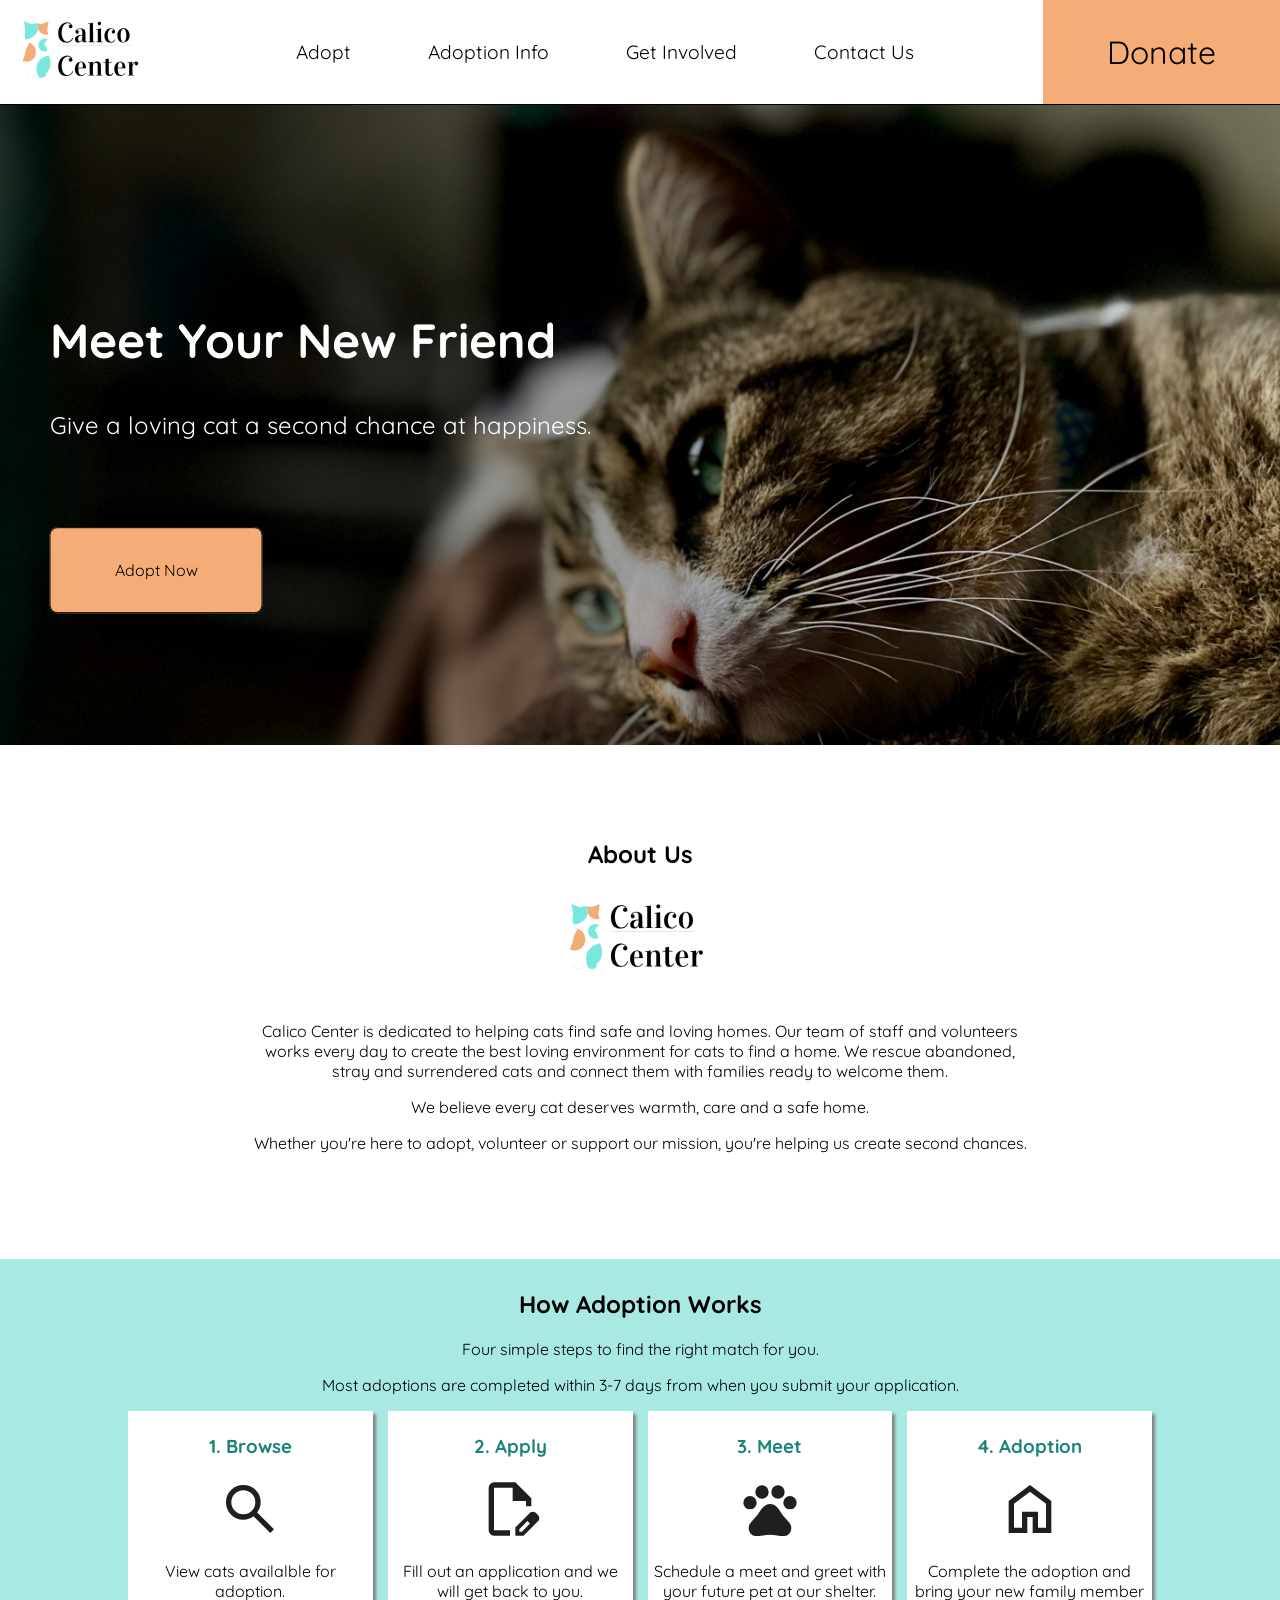
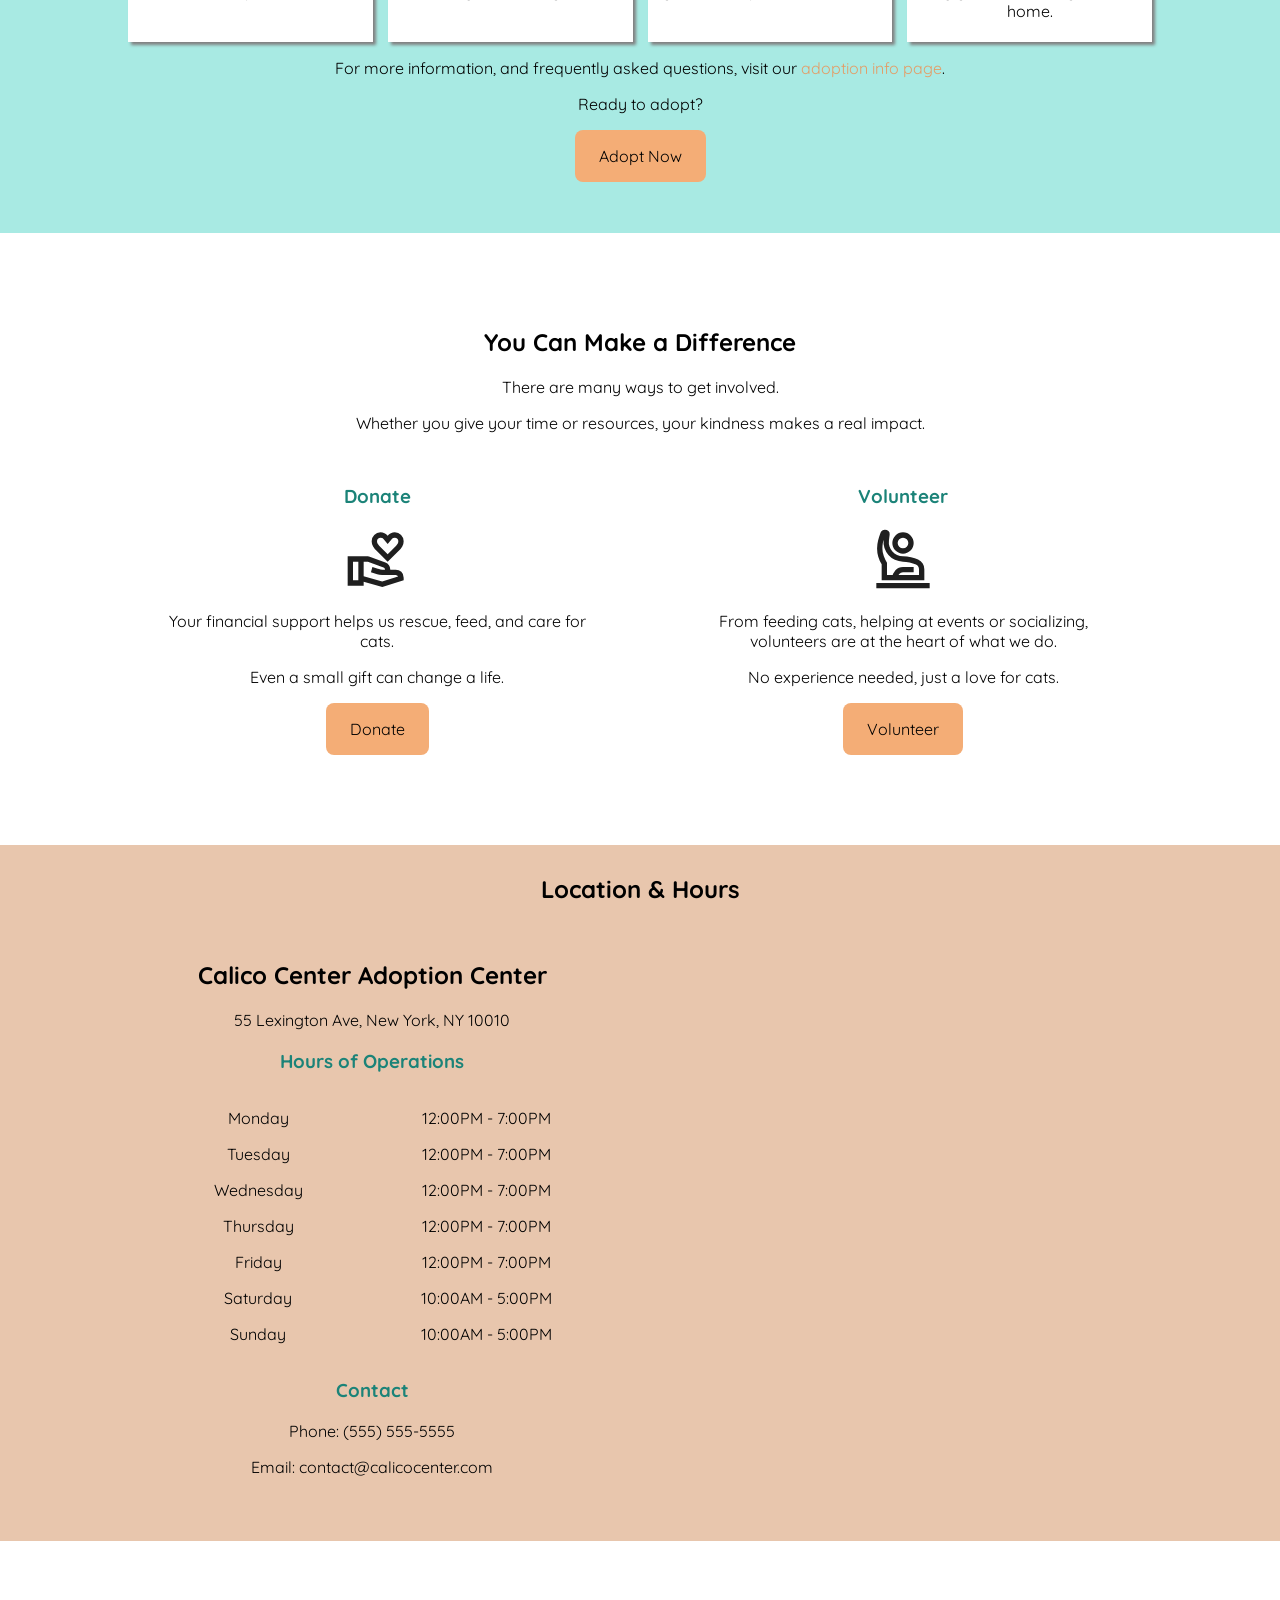
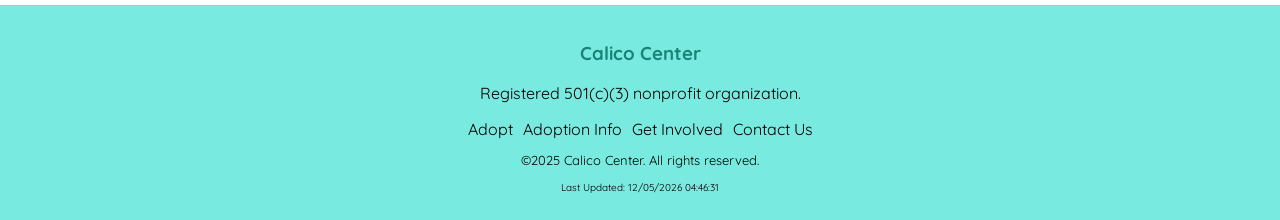
<file: index.html>
<!DOCTYPE html>
<html lang="en">
<head>
    <meta charset="UTF-8">
    <meta name="viewport" content="width=device-width, initial-scale=1.0">
    <link rel="stylesheet" href="style.css">
    <title>Calico Center</title>
    <link rel="shortcut icon" href="images/favicon.ico">
    <link rel="preconnect" href="https://fonts.googleapis.com">
    <link rel="preconnect" href="https://fonts.gstatic.com" crossorigin>
    <link href="https://fonts.googleapis.com/css2?family=Open+Sans:ital,wght@0,300..800;1,300..800&family=Quicksand:wght@300..700&family=Raleway:ital,wght@0,100..900;1,100..900&display=swap" rel="stylesheet">
</head>
<body>
    <nav>
        <div id="logo"><a href="index.html"><img src="images/calico_center.svg" alt="Calico Center logo"></a></div>
        <ul>
            <li><a href="adopt.html">Adopt</a></li>
            <li><a href="adoption_info.html">Adoption Info</a></li>
            <li><a href="get_involved.html">Get Involved</a></li>
            <li><a href="contact.html">Contact Us</a></li>
        </ul>
        <div id="home_donate"><a href="get_involved.html">Donate</a></div>
    </nav>
    <div id="herobanner">
        <div id="herobanner_content">
            <h2>Meet Your New Friend</h2>
            <p>Give a loving cat a second chance at happiness.</p>
            <a id="hero_cta" href="adopt.html">Adopt Now</a>
        </div>
        </div>
    </div>
    <main>
        <section class="about_us">
            <h2>About Us</h2>
            <img src="images/calico_center.svg" alt="Calico Center logo">
            <div class="column_container">
                <div class="column">
                    <p>Calico Center is dedicated to helping cats find safe and loving homes. Our team of staff and volunteers works every day to create the best loving environment for cats to find a home. We rescue abandoned, stray and surrendered cats and connect them with families ready to welcome them.</p>
                    <p>We believe every cat deserves warmth, care and a safe home.</p>
                    <p>Whether you're here to adopt, volunteer or support our mission, you're helping us create second chances.</p>
                </div>
            </div>
        </section>
        <section class="adoption_summary">
            <h2>How Adoption Works</h2>
            <p>Four simple steps to find the right match for you.</p>
            <p>Most adoptions are completed within 3-7 days from when you submit your application.</p>
            <div class="steps">
                    <div class="step">
                        <h3>1. Browse</h3>
                        <img class="icon" src="images/browse.svg" alt="magnifying glass icon">
                        <p>View cats availalble for adoption.</p>
                    </div>
                    <div class="step">
                        <h3>2. Apply</h3>
                        <img class="icon" src="images/application.svg" alt="writing on document icon">
                        <p>Fill out an application and we will get back to you.</p>
                    </div>
                    <div class="step">
                        <h3>3. Meet</h3>
                        <img class="icon" src="images/meet.svg" alt="paw print icon">
                        <p>Schedule a meet and greet with your future pet at our shelter.</p>
                    </div>
                    <div class="step">
                        <h3>4. Adoption</h3>
                        <img class="icon" src="images/home.svg" alt="home icon">
                        <p>Complete the adoption and bring your new family member home.</p>
                    </div>
            </div>
            <p>For more information, and frequently asked questions, visit our <a href="adoption_info.html">adoption info page</a>.</p>
            <p>Ready to adopt?</p>
            <a class="cta_button" href="adopt.html">Adopt Now</a>
        </section>
        <section class="get_involved">
            <h2>You Can Make a Difference</h2>
            <p>There are many ways to get involved.</p>
            <p>Whether you give your time or resources, your kindness makes a real impact.</p>
            <div class="column_container">
                <div class="column">
                    <h3>Donate</h3>
                    <img class="icon" src="images/donate.svg" alt="hand offering icon">
                    <p>Your financial support helps us rescue, feed, and care for cats.</p>
                    <p>Even a small gift can change a life.</p>
                    <a class="cta_button" href="get_involved.html">Donate</a>
                </div>
                <div class="column">
                    <h3>Volunteer</h3>
                    <img class="icon" src="images/volunteer.svg" alt="hand raising icon">
                    <p>From feeding cats, helping at events or socializing, volunteers are at the heart of what we do.</p>
                    <p>No experience needed, just a love for cats.</p>
                    <a class="cta_button" href="get_involved.html">Volunteer</a>
                </div>
            </div>
        </section>
        <section class="location_hours" class="text">
            <h2>Location & Hours</h2>
            <div class="column_container">
                <div class="column">
                    <h2>Calico Center Adoption Center</h2>
                    <p>55 Lexington Ave, New York, NY 10010</p>
                    <h3>Hours of Operations</h3>
                    <div class="operation_hours">
                        <div>
                            <p>Monday</p>
                            <p>Tuesday</p>
                            <p>Wednesday</p>
                            <p>Thursday</p>
                            <p>Friday</p>
                            <p>Saturday</p>
                            <p>Sunday</p>
                        </div>
                        <div>
                            <p>12:00PM - 7:00PM</p>
                            <p>12:00PM - 7:00PM</p>
                            <p>12:00PM - 7:00PM</p>
                            <p>12:00PM - 7:00PM</p>
                            <p>12:00PM - 7:00PM</p>
                            <p>10:00AM - 5:00PM</p>
                            <p>10:00AM - 5:00PM</p>
                        </div>
                    </div>
                    <h3>Contact</h3>
                    <p>Phone: (555) 555-5555</p>
                    <p>Email: contact@calicocenter.com</p>
                </div>
                <div class="column">
                    <iframe src="https://www.google.com/maps/embed?pb=!1m18!1m12!1m3!1d3022.990326747198!2d-73.98608732378378!3d40.74023837138941!2m3!1f0!2f0!3f0!3m2!1i1024!2i768!4f13.1!3m3!1m2!1s0x89c259a0ab7d89eb%3A0xbf87ad431830f203!2s55%20Lexington%20Ave%2C%20New%20York%2C%20NY%2010010!5e0!3m2!1sen!2sus!4v1762810389742!5m2!1sen!2sus" style="border:0;" allowfullscreen="" loading="lazy" referrerpolicy="no-referrer-when-downgrade"></iframe>
                </div>
            </div>
        </section>
    </main>
    <footer>
        <h3>Calico Center</h3>
        <p>Registered 501(c)(3) nonprofit organization.</p>
        <ul>
            <li><a href="adopt.html">Adopt</a></li>
            <li><a href="adoption_info.html">Adoption Info</a></li>
            <li><a href="get_involved.html">Get Involved</a></li>
            <li><a href="contact.html">Contact Us</a></li>
        </ul>
        <p class="copyright">&copy;2025 Calico Center. All rights reserved.</p>
        <p id="last_updated"></p>
    </footer>
    <script>
        const lastModifiedDate = document.lastModified;
        const lastUpdatedElement = document.getElementById("last_updated");
        lastUpdatedElement.innerHTML = `Last Updated: ${lastModifiedDate}`;
    </script>
</body>
</html>
</file>
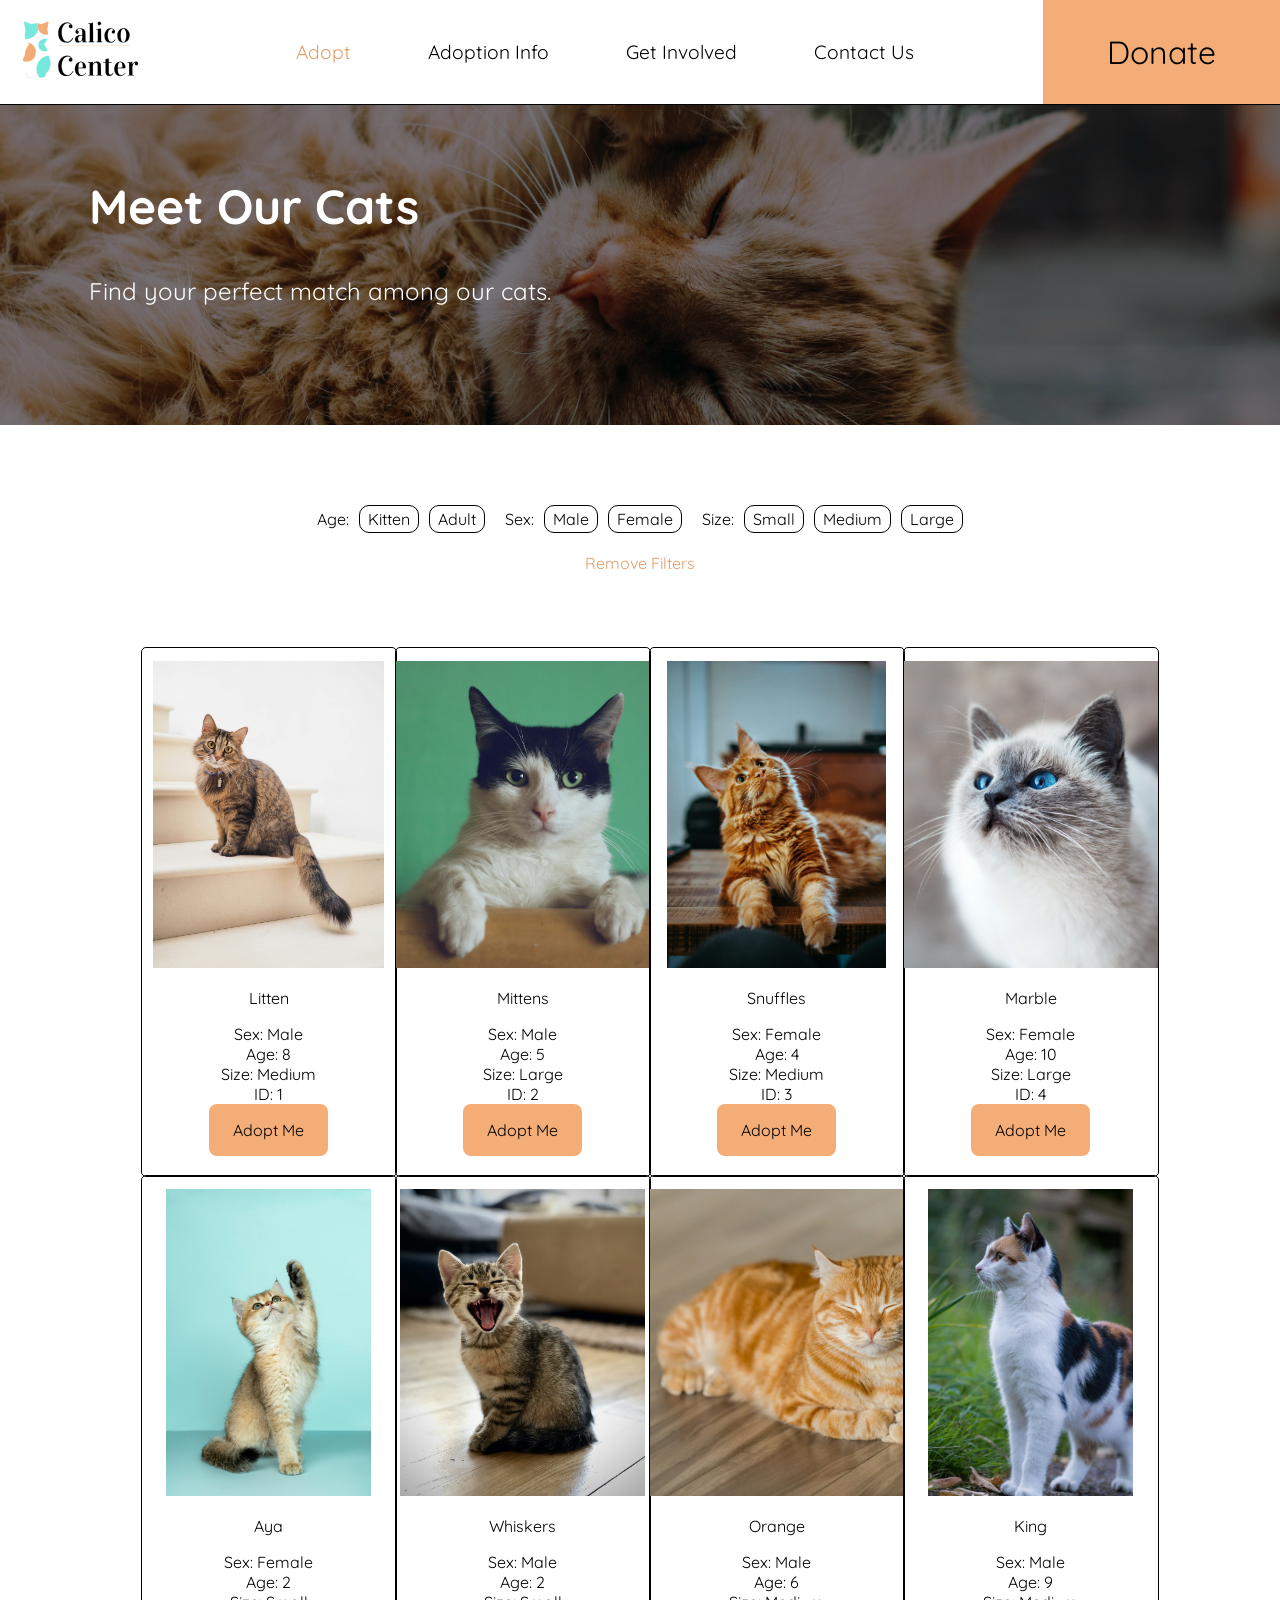
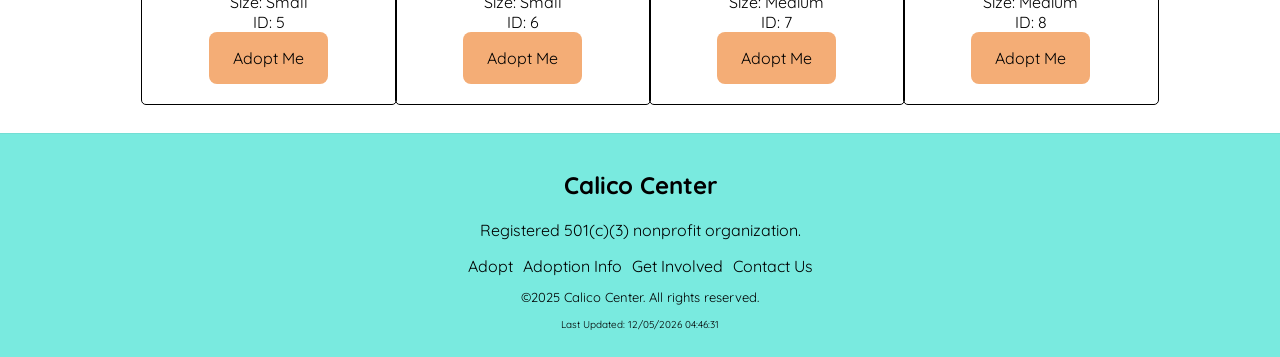
<file: adopt.html>
<!DOCTYPE html>
<html lang="en">
<head>
    <meta charset="UTF-8">
    <meta name="viewport" content="width=device-width, initial-scale=1.0">
    <title>Adopt :: Calico Center</title>
    <link rel="shortcut icon" href="images/favicon.ico">
    <link rel="preconnect" href="https://fonts.googleapis.com">
    <link rel="preconnect" href="https://fonts.gstatic.com" crossorigin>
    <link href="https://fonts.googleapis.com/css2?family=Open+Sans:ital,wght@0,300..800;1,300..800&family=Quicksand:wght@300..700&family=Raleway:ital,wght@0,100..900;1,100..900&display=swap" rel="stylesheet">
    
    <script src="https://ajax.googleapis.com/ajax/libs/jquery/1.12.4/jquery.min.js"></script>
    <script type="text/javascript" src="js/jquery.filterizr.min.js"></script>

    <link rel="stylesheet" href="style.css">


</head>
<body>
    <nav>
        <div id="logo"><a href="index.html"><img src="images/calico_center.svg" alt="Calico Center logo"></a></div>
        <ul>
            <li><a class="active" href="adopt.html">Adopt</a></li>
            <li><a href="adoption_info.html">Adoption Info</a></li>
            <li><a href="get_involved.html">Get Involved</a></li>
            <li><a href="contact.html">Contact Us</a></li>
        </ul>
        <div id="home_donate"><a href="get_involved.html">Donate</a></div>
    </nav>

    <div class="banner">
        <div class="banner_content">
            <h2>Meet Our Cats</h2>
            <p>Find your perfect match among our cats.</p>
        </div>
    </div>

    <main>

        <ul class="filters">
            <li class="filter_group"> <span>Age:</span>
                <ul class="filter_options">
                    <li class="filter_button" data-filter="1">Kitten</li>
                    <li class="filter_button" data-filter="2">Adult</li>
                </ul>
            </li>
            <li class="filter_group"><span>Sex:</span>
                <ul class="filter_options">
                    <li class="filter_button" data-filter="3">Male</li>
                    <li class="filter_button" data-filter="4">Female</li>
                </ul>
            </li>
            <li class="filter_group"><span>Size:</span>
                <ul class="filter_options">
                    <li class="filter_button" data-filter="5">Small</li>
                    <li class="filter_button" data-filter="6">Medium</li>
                    <li class="filter_button" data-filter="7">Large</li>
                </ul>
            </li>
        </ul>
        <br>
        <div class="filtr-active filter_button active" data-filter="all">Remove Filters</div>


        <div class="container">
        <div class="filter-container">
        <section class="gallery">
            <div class="cat filtr-item" data-category="2, 3, 6" data-sort="">
                <img src="images/cat1.jpg" alt="brown tabby on white stairs">
                <p>Litten</p>
                <ul>
                    <li>Sex: Male</li>
                    <li>Age: 8</li>
                    <li>Size: Medium</li>
                    <li>ID: 1</li>
                    <li><a class="cta_button" href="contact.html#contact_us">Adopt Me</a></li>    
                </ul>
            </div>
            <div class="cat filtr-item" data-category="2, 3, 7" data-sort="">
                <img src="images/cat2.jpg" alt="black and white cat looking at camera">
                <p>Mittens</p>
                <ul>
                    <li>Sex: Male</li>
                    <li>Age: 5</li>
                    <li>Size: Large</li>
                    <li>ID: 2</li>
                    <li><a class="cta_button" href="contact.html#contact_us">Adopt Me</a></li>    
                </ul>
            </div>
            <div class="cat filtr-item" data-category="2, 4, 6" data-sort="">
                <img src="images/cat3.jpg" alt="orange cat">
                <p>Snuffles</p>
                <ul>
                    <li>Sex: Female</li>
                    <li>Age: 4</li>
                    <li>Size: Medium</li>
                    <li>ID: 3</li>
                    <li><a class="cta_button" href="contact.html#contact_us">Adopt Me</a></li>    
                </ul>
            </div>
            <div class="cat filtr-item" data-category="2, 4, 7" data-sort="">
                <img src="images/cat4.jpg" alt="blue eyed white furred cat">
                <p>Marble</p>
                <ul>
                    <li>Sex: Female</li>
                    <li>Age: 10</li>
                    <li>Size: Large</li>
                    <li>ID: 4</li>
                    <li><a class="cta_button" href="contact.html#contact_us">Adopt Me</a></li>    
                </ul>
            </div>
            <div class="cat filtr-item" data-category="1, 4, 5" data-sort="">
                <img src="images/cat5.jpg" alt="light orange furred cat">
                <p>Aya</p>
                <ul>
                    <li>Sex: Female</li>
                    <li>Age: 2</li>
                    <li>Size: Small</li>
                    <li>ID: 5</li>
                    <li><a class="cta_button" href="contact.html#contact_us">Adopt Me</a></li>    
                </ul>
            </div>
            <div class="cat filtr-item" data-category="1, 3, 5" data-sort="">
                <img src="images/cat6.jpg" alt="yawning black striped cat">
                <p>Whiskers</p>
                <ul>
                    <li>Sex: Male</li>
                    <li>Age: 2</li>
                    <li>Size: Small</li>
                    <li>ID: 6</li>
                    <li><a class="cta_button" href="contact.html#contact_us">Adopt Me</a></li>    
                </ul>
            </div>
            <div class="cat filtr-item" data-category="2, 3, 6" data-sort="">
                <img src="images/cat7.jpg" alt="orange and white furred cat with eyes closed">
                <p>Orange</p>
                <ul>
                    <li>Sex: Male</li>
                    <li>Age: 6</li>
                    <li>Size: Medium</li>
                    <li>ID: 7</li>
                    <li><a class="cta_button" href="contact.html#contact_us">Adopt Me</a></li>    
                </ul>
            </div>
            <div class="cat filtr-item" data-category="2, 3, 6" data-sort="">
                <img src="images/cat8.jpg" alt="calico cat with white, orange and black fur">
                <p>King</p>
                <ul>
                    <li>Sex: Male</li>
                    <li>Age: 9</li>
                    <li>Size: Medium</li>
                    <li>ID: 8</li>
                    <li><a class="cta_button" href="contact.html#contact_us">Adopt Me</a></li>    
                </ul>
            </div>

        </section>
        </div>
        </div>
        <br>
        <br>
    </main>
    <footer>
        <h2>Calico Center</h2>
        <p>Registered 501(c)(3) nonprofit organization.</p>
        <ul>
            <li><a href="adopt.html">Adopt</a></li>
            <li><a href="adoption_info.html">Adoption Info</a></li>
            <li><a href="get_involved.html">Get Involved</a></li>
            <li><a href="contact.html">Contact Us</a></li>
        </ul>
        <p class="copyright">&copy;2025 Calico Center. All rights reserved.</p>
        <p id="last_updated"></p>
    </footer>
    <script>
        const lastModifiedDate = document.lastModified;
        const lastUpdatedElement = document.getElementById("last_updated");
        lastUpdatedElement.innerHTML = `Last Updated: ${lastModifiedDate}`;

        (function($){
    		$(document).ready(function(){
		    	var filterizd = $('.container').filterizr({});
    		});
    	})(jQuery);
    </script>
    <script src="script.js"></script>
</body>
</html>
</file>
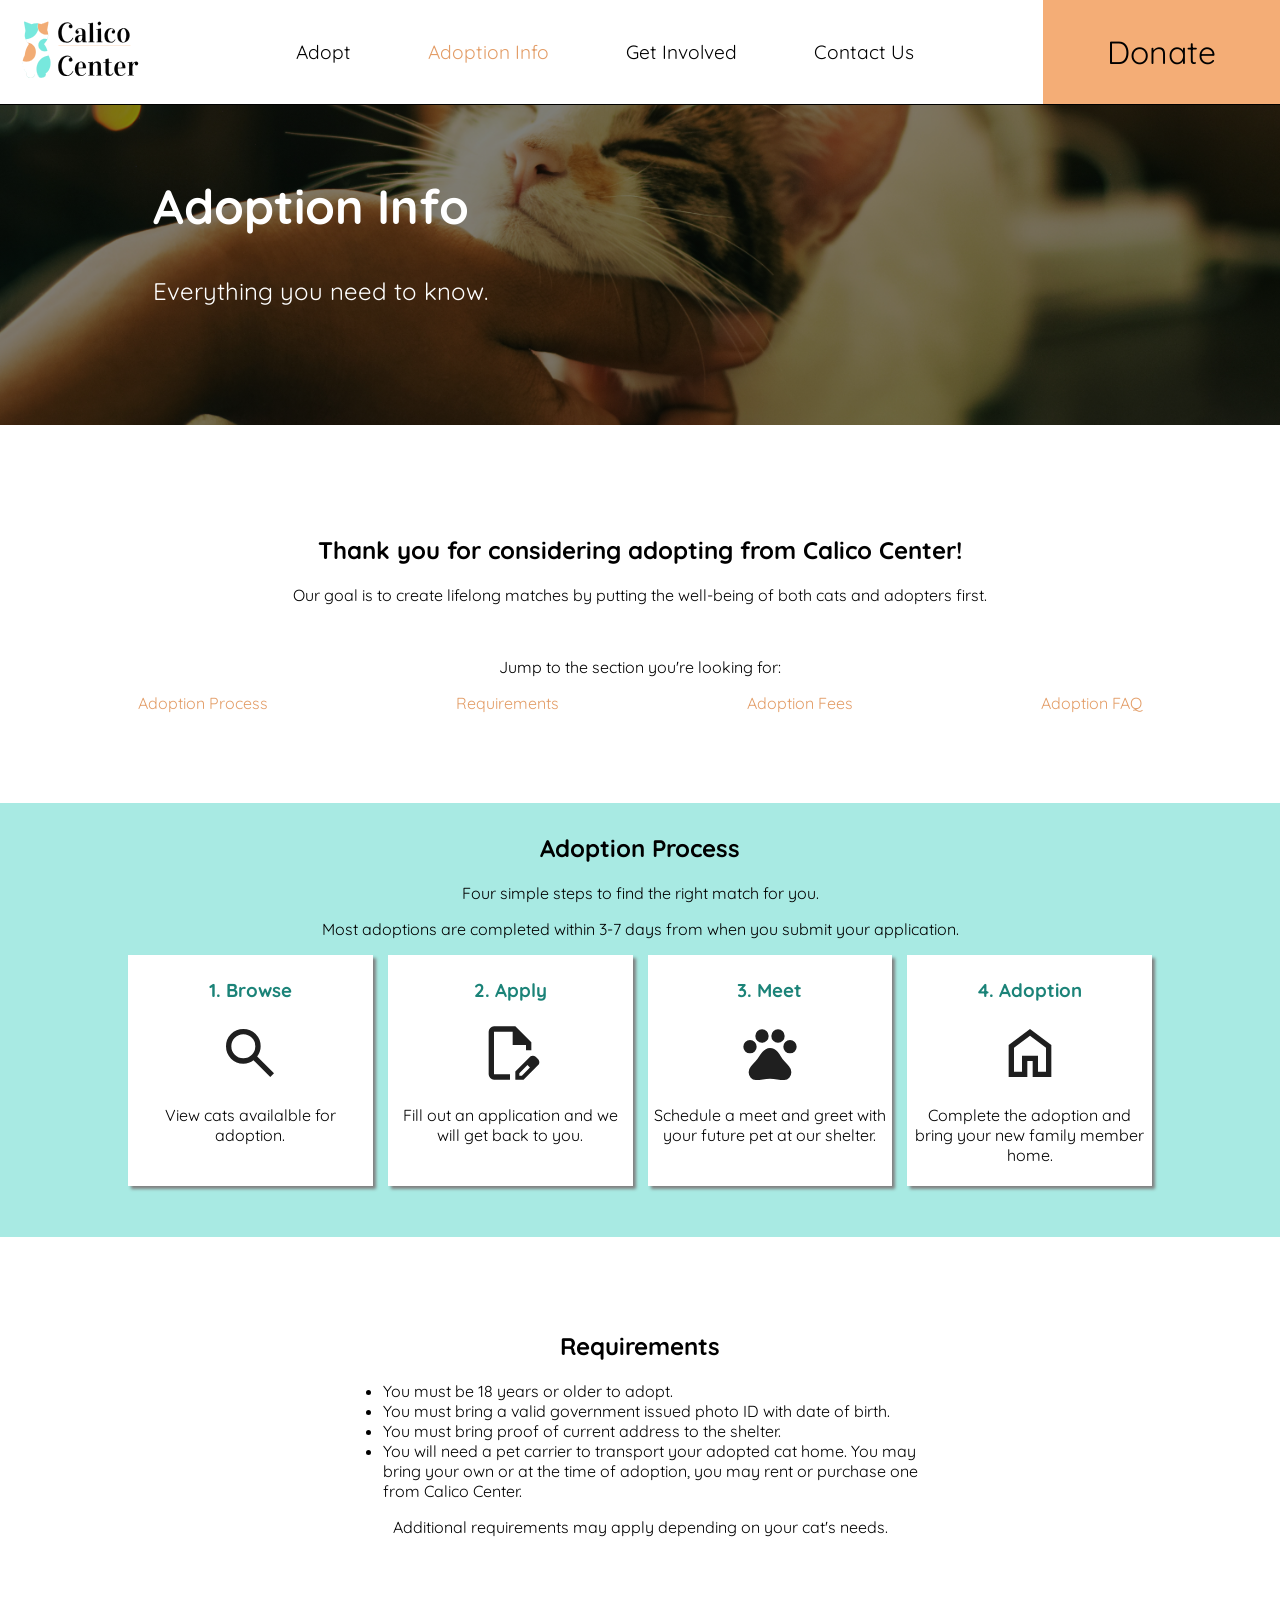
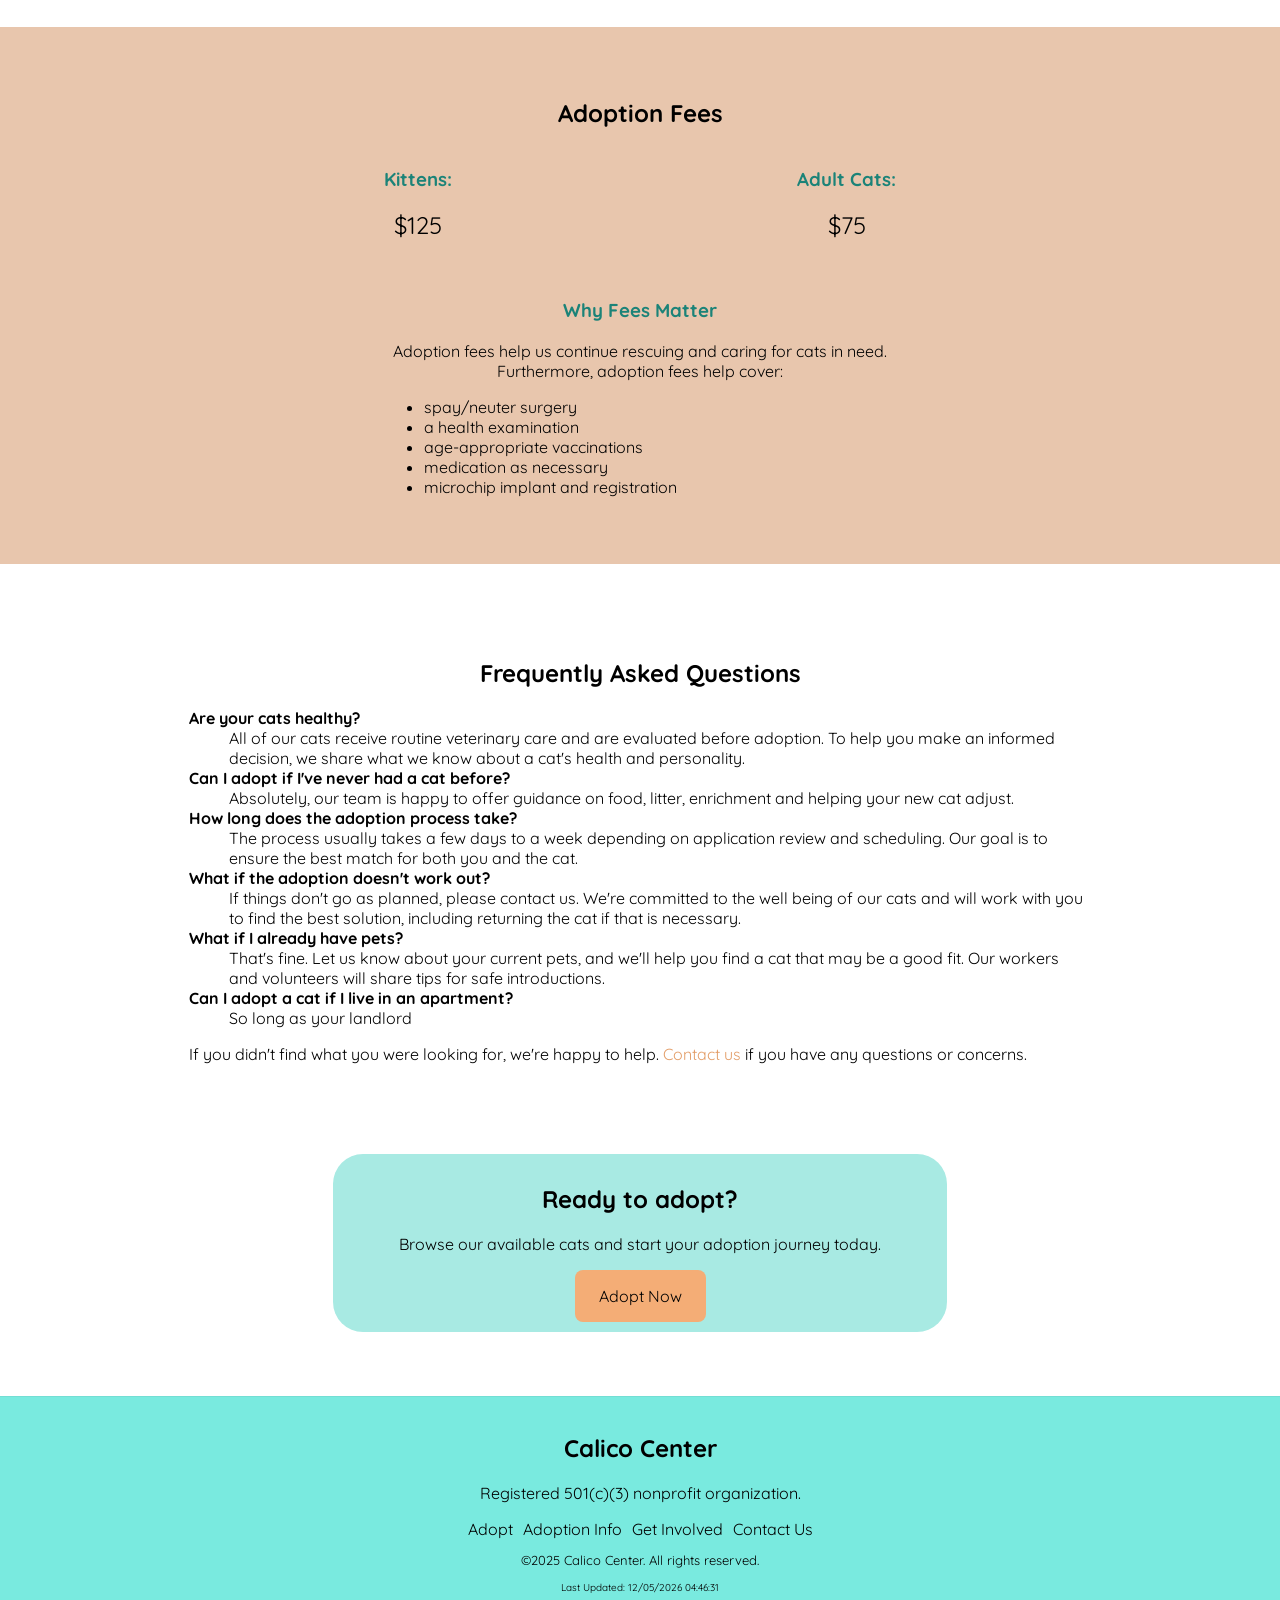
<file: adoption_info.html>
<!DOCTYPE html>
<html lang="en">
<head>
    <meta charset="UTF-8">
    <meta name="viewport" content="width=device-width, initial-scale=1.0">
    <link rel="stylesheet" href="style.css">
    <title>Calico Center</title>
    <link rel="shortcut icon" href="images/favicon.ico">
    <link rel="preconnect" href="https://fonts.googleapis.com">
    <link rel="preconnect" href="https://fonts.gstatic.com" crossorigin>
    <link href="https://fonts.googleapis.com/css2?family=Open+Sans:ital,wght@0,300..800;1,300..800&family=Quicksand:wght@300..700&family=Raleway:ital,wght@0,100..900;1,100..900&display=swap" rel="stylesheet">
</head>
<body>
    <nav>
        <div id="logo"><a href="index.html"><img src="images/calico_center.svg" alt="Calico Center logo"></a></div>
        <ul>
            <li><a href="adopt.html">Adopt</a></li>
            <li><a class="active" href="adoption_info.html">Adoption Info</a></li>
            <li><a href="get_involved.html">Get Involved</a></li>
            <li><a href="contact.html">Contact Us</a></li>
        </ul>
        <div id="home_donate"><a href="get_involved.html">Donate</a></div>
    </nav>
    <div class="banner" id="banner2">
        <div class="banner_content">
            <h2>Adoption Info</h2>
            <p>Everything you need to know.</p>
        </div>
    </div>
    <main>
        <section>
            <h1>Thank you for considering adopting from Calico Center!</h1>
            <p>Our goal is to create lifelong matches by putting the well-being of both cats and adopters first.</p>
            <br>
            <p>Jump to the section you're looking for:</p>
            <ul id="info_nav">
                <li><a href="#adoption_summary">Adoption Process</a></li>
                <li><a href="#requirements">Requirements</a></li>
                <li><a href="#adoption_fees">Adoption Fees</a></li>
                <li><a href="#faq">Adoption FAQ</a></li>
            </ul>
        </section>
        <section class="adoption_summary" id="adoption_summary">
            <h2>Adoption Process</h2>
            <p>Four simple steps to find the right match for you.</p>
            <p>Most adoptions are completed within 3-7 days from when you submit your application.</p>
            <div class="steps">
                    <div class="step">
                        <h3>1. Browse</h3>
                        <img class="icon" src="images/browse.svg" alt="magnifying glass icon">
                        <p>View cats availalble for adoption.</p>
                    </div>
                    <div class="step">
                        <h3>2. Apply</h3>
                        <img class="icon" src="images/application.svg" alt="writing on document icon">
                        <p>Fill out an application and we will get back to you.</p>
                    </div>
                    <div class="step">
                        <h3>3. Meet</h3>
                        <img class="icon" src="images/meet.svg" alt="paw print icon">
                        <p>Schedule a meet and greet with your future pet at our shelter.</p>
                    </div>
                    <div class="step">
                        <h3>4. Adoption</h3>
                        <img class="icon" src="images/home.svg" alt="home icon">
                        <p>Complete the adoption and bring your new family member home.</p>
                    </div>
            </div>
        </section>
        <section id="requirements">
            <h2>Requirements</h2>
            <ul>
                <li>You must be 18 years or older to adopt.</li>
                <li>You must bring a valid government issued photo ID with date of birth.</li>
                <li>You must bring proof of current address to the shelter.</li>
                <li>You will need a pet carrier to transport your adopted cat home. You may bring your own or at the time of adoption, you may rent or purchase one from Calico Center.</li>
            </ul>
            <p>Additional requirements may apply depending on your cat's needs.</p>
        </section>
        <section id="adoption_fees">
                <h2>Adoption Fees</h2>
            <div id="fees">
                <div>
                    <h3>Kittens:</h3>
                    <div class="fee">$125</div>
                </div>
                <div>
                    <h3>Adult Cats:</h3>
                    <div class="fee">$75</div>
                </div>
            </div>
            <br><br>
            <h3>Why Fees Matter</h3>
            <p>Adoption fees help us continue rescuing and caring for cats in need. Furthermore, adoption fees help cover:
                <ul>
                    <li>spay/neuter surgery</li>
                    <li>a health examination</li>
                    <li>age-appropriate vaccinations</li>
                    <li>medication as necessary</li>
                    <li>microchip implant and registration</li>
                </ul>
        </section>
        <section id="faq">
            <dl><h2>Frequently Asked Questions</h2>
                <dt>Are your cats healthy?</dt>
                    <dd>All of our cats receive routine veterinary care and are evaluated before adoption. To help you make an informed decision, we share what we know about a cat's health and personality.</dd>
                <dt>Can I adopt if I've never had a cat before?</dt>
                    <dd>Absolutely, our team is happy to offer guidance on food, litter, enrichment and helping your new cat adjust.</dd>
                <dt>How long does the adoption process take?</dt>
                    <dd>The process usually takes a few days to a week depending on application review and scheduling. Our goal is to ensure the best match for both you and the cat.</dd>
                <dt>What if the adoption doesn't work out?</dt>
                    <dd>If things don't go as planned, please contact us. We're committed to the well being of our cats and will work with you to find the best solution, including returning the cat if that is necessary.</dd>
                <dt>What if I already have pets?</dt>
                    <dd>That's fine. Let us know about your current pets, and we'll help you find a cat that may be a good fit. Our workers and volunteers will share tips for safe introductions.</dd>            
                <dt>Can I adopt a cat if I live in an apartment?</dt>
                    <dd>So long as your landlord</dd>
            </dl>
            <p>If you didn't find what you were looking for, we're happy to help. <a href="contact.html">Contact us</a> if you have any questions or concerns. </p>
        </section>
        <section id="ready">
            <h2>Ready to adopt?</h2>
            <p>Browse our available cats and start your adoption journey today.</p>
            <a class="cta_button" href="adopt.html">Adopt Now</a>
        </section>
    </main>
    <footer>
        <h2>Calico Center</h2>
        <p>Registered 501(c)(3) nonprofit organization.</p>
        <ul>
            <li><a href="adopt.html">Adopt</a></li>
            <li><a href="adoption_info.html">Adoption Info</a></li>
            <li><a href="get_involved.html">Get Involved</a></li>
            <li><a href="contact.html">Contact Us</a></li>
        </ul>
        <p class="copyright">&copy;2025 Calico Center. All rights reserved.</p>
        <p id="last_updated"></p>
    </footer>
    <script>
        const lastModifiedDate = document.lastModified;
        const lastUpdatedElement = document.getElementById("last_updated");
        lastUpdatedElement.innerHTML = `Last Updated: ${lastModifiedDate}`;
    </script>
</body>
</html>
</file>
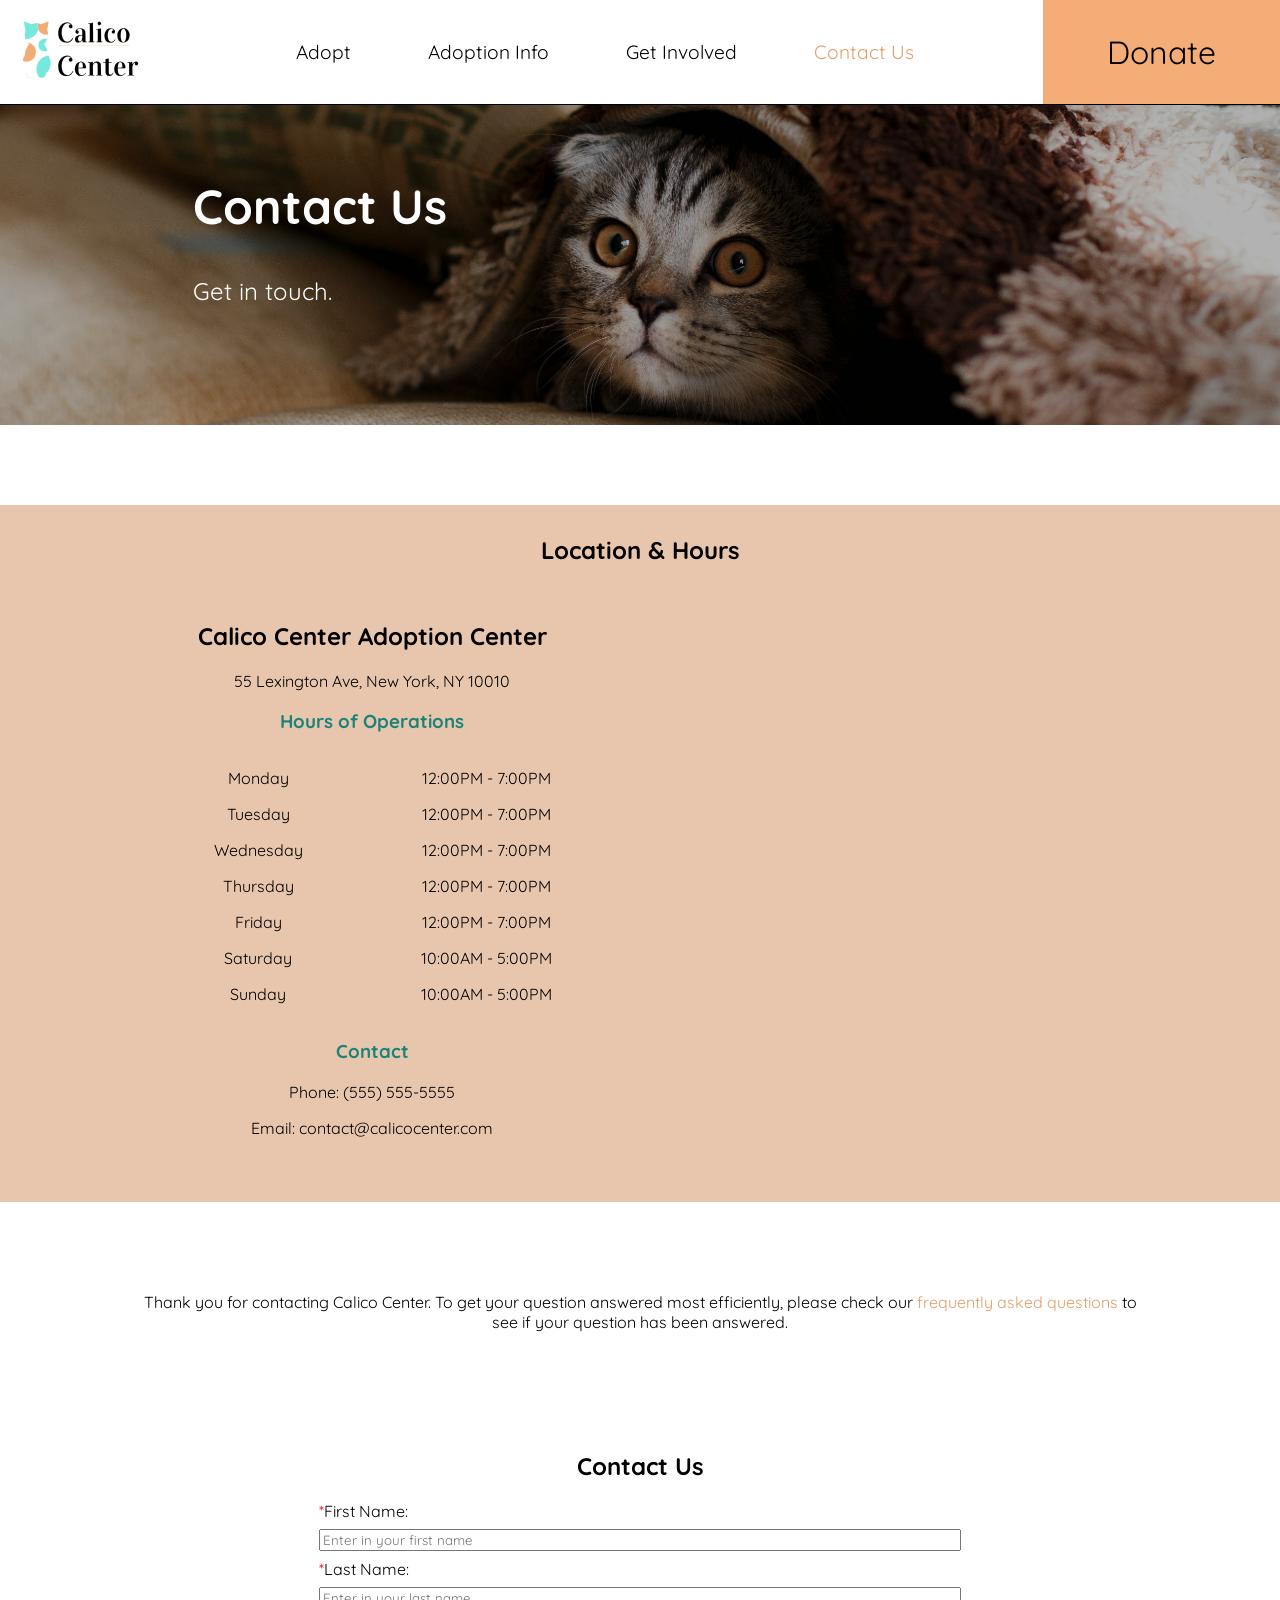
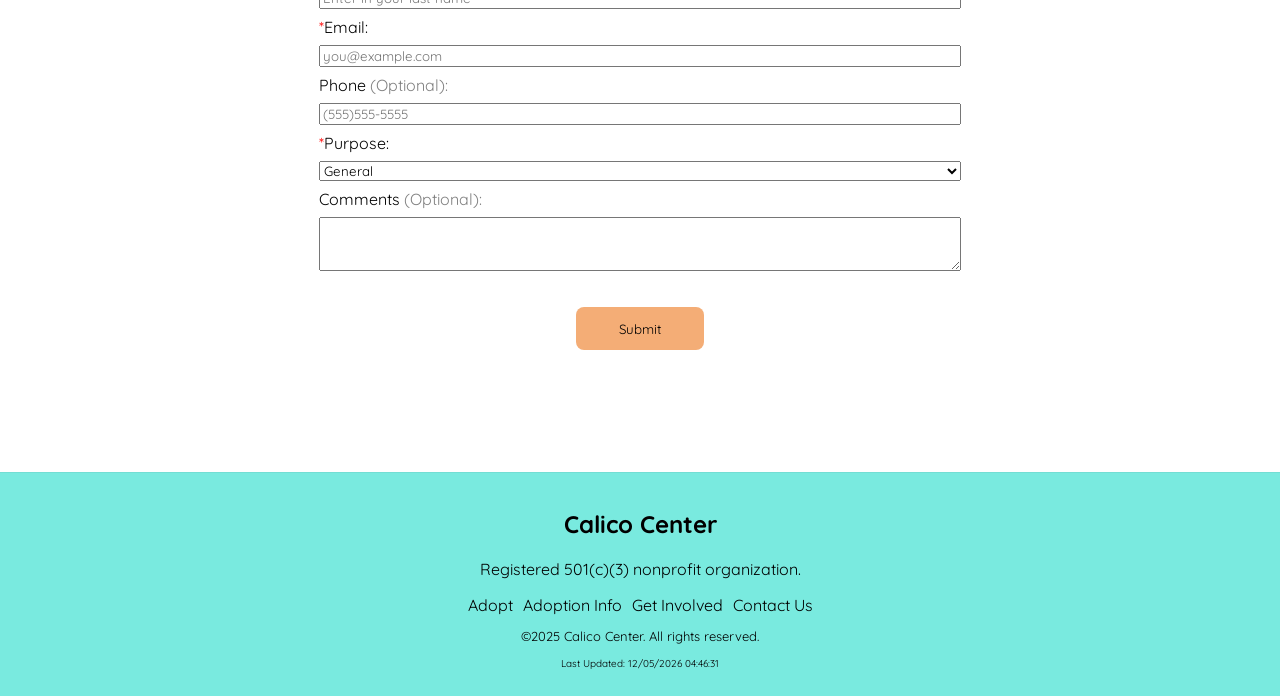
<file: contact.html>
<!DOCTYPE html>
<html lang="en">
<head>
    <meta charset="UTF-8">
    <meta name="viewport" content="width=device-width, initial-scale=1.0">
    <link rel="stylesheet" href="style.css">
    <title>Calico Center</title>
    <link rel="shortcut icon" href="images/favicon.ico">
    <link rel="preconnect" href="https://fonts.googleapis.com">
    <link rel="preconnect" href="https://fonts.gstatic.com" crossorigin>
    <link href="https://fonts.googleapis.com/css2?family=Open+Sans:ital,wght@0,300..800;1,300..800&family=Quicksand:wght@300..700&family=Raleway:ital,wght@0,100..900;1,100..900&display=swap" rel="stylesheet">
</head>
<body>
    <nav>
        <div id="logo"><a href="index.html"><img src="images/calico_center.svg" alt="Calico Center logo"></a></div>
        <ul>
            <li><a href="adopt.html">Adopt</a></li>
            <li><a href="adoption_info.html">Adoption Info</a></li>
            <li><a href="get_involved.html">Get Involved</a></li>
            <li><a class="active" href="contact.html">Contact Us</a></li>
        </ul>
        <div id="home_donate"><a href="get_involved.html">Donate</a></div>
    </nav>
    <div class="banner" id="banner4">
        <div class="banner_content">
            <h2>Contact Us</h2>
            <p>Get in touch.</p>
        </div>
    </div>
    <main>
    <section class="location_hours">
            <h2>Location & Hours</h2>
            <div class="column_container">
                <div class="column">
                    <h2>Calico Center Adoption Center</h2>
                    <p>55 Lexington Ave, New York, NY 10010</p>
                    <h3>Hours of Operations</h3>
                    <div class="operation_hours">
                        <div>
                            <p>Monday</p>
                            <p>Tuesday</p>
                            <p>Wednesday</p>
                            <p>Thursday</p>
                            <p>Friday</p>
                            <p>Saturday</p>
                            <p>Sunday</p>
                        </div>
                        <div>
                            <p>12:00PM - 7:00PM</p>
                            <p>12:00PM - 7:00PM</p>
                            <p>12:00PM - 7:00PM</p>
                            <p>12:00PM - 7:00PM</p>
                            <p>12:00PM - 7:00PM</p>
                            <p>10:00AM - 5:00PM</p>
                            <p>10:00AM - 5:00PM</p>
                        </div>
                    </div>
                    <h3>Contact</h3>
                    <p>Phone: (555) 555-5555</p>
                    <p>Email: contact@calicocenter.com</p>
                </div>
                <div class="column">
                    <iframe src="https://www.google.com/maps/embed?pb=!1m18!1m12!1m3!1d3022.990326747198!2d-73.98608732378378!3d40.74023837138941!2m3!1f0!2f0!3f0!3m2!1i1024!2i768!4f13.1!3m3!1m2!1s0x89c259a0ab7d89eb%3A0xbf87ad431830f203!2s55%20Lexington%20Ave%2C%20New%20York%2C%20NY%2010010!5e0!3m2!1sen!2sus!4v1762810389742!5m2!1sen!2sus" style="border:0;" allowfullscreen="" loading="lazy" referrerpolicy="no-referrer-when-downgrade"></iframe>
                </div>
            </div>
        </section>
        <section>
            <p></p>Thank you for contacting Calico Center. To get your question answered most efficiently, please check our <a href="adoption_info.html">frequently asked questions</a> to see if your question has been answered.</p>
        </section>
        <section>
            <h2 id="contact_us">Contact Us</h2>
            <form action="thankyou.html" method="post">
                <div class="input">
                        <label for="firstName"><span class="required">*</span>First Name:</label>
                        <input type="text" class="bar" id="firstName" placeholder="Enter in your first name" value="" pattern="[a-zA-Z]+" required>

                        <label for="lastName"><span class="required">*</span>Last Name:</label>
                        <input type="text" class="bar" id="lastName" placeholder="Enter in your last name" value="" pattern="[a-zA-Z]+" required>

                        <label for="email"><span class="required">*</span>Email:</label>
                        <input type="email" class="bar" id="email" placeholder="you@example.com" pattern="^(.+)@([^\.].*)\.([a-z]{2,})$" required>

                        <label for="phone">Phone <span class="optional">(Optional):</span></label>
                        <input type="tel" class="bar" id="phone" placeholder="(555)555-5555" pattern="^\\(?(\\d{3})\\)?[\\s.-]?\\d{3}[\\s.-]?\\d{4}$">

                        <label for="purpose"><span class="required">*</span>Purpose:</label>
                        <select class="bar" name="purpose" id="purpose">
                            <option value="general">General</option>
                            <option value="volunteer">Volunteer</option>
                            <option value="donate">Donate</option>
                            <option value="foster">Foster</option>
                            <option value="adoption">Adoption</option>
                        </select>

                        <div class="hide" id="sel_volunteer">
                            <label for="volunteer_interests">Areas of interest:</label> <br>
                            <input type="checkbox" id="volunteer_interest_cat" name="volunteer_interests" value="cat_care">Cat Care
                            <input type="checkbox" id="volunteer_interest_event" name="volunteer_interests" value="events">Events
                            <input type="checkbox" id="volunteer_interest_admin" name="volunteer_interests" value="admin">Admin
                            <input type="checkbox" id="volunteer_interest_unsure" name="volunteer_interests" value="unsure">Not sure yet
                            <br>

                            <label for="availability">Availability:</label> <br>
                            <input type="checkbox" id="available_weekdays" name="availability" value="weekdays">Weekdays
                            <input type="checkbox" id="available_weekends" name="availability" value="weekends">Weekends
                            <input type="checkbox" id="available_flexible" name="availability" value="flexible">Flexible
                        </div>

                        <div class="hide" id="sel_foster">
                            <label for="foster_interests">Type of foster interest:</label> <br>
                            <input type="checkbox" id="foster_interest_kitten" name="foster_interests" value="kitten">Kittens
                            <input type="checkbox" id="foster_interest_adult" name="foster_interests" value="adults">Adults
                            <input type="checkbox" id="foster_interest_short" name="foster_interests" value="short_term">Short-term
                            <input type="checkbox" id="foster_interest_unsure" name="foster_interests" value="unsure">Not sure yet

                            <br>

                            <label for="pets_at_home">Have pets at home?</label> <br>
                            <input type="radio" id="pets_home_yes" name="pets_at_home" value="yes">Yes
                            <input type="radio" id="pets_home_no" name="pets_at_home" value="no">No

                        </div>

                        <div class="hide" id="sel_donate">
                            <label for="donation_type">Donation Type:</label><br>
                            <input type="radio" id="donation_one" name="donation_type" value="one_time">One-time
                            <input type="radio" id="donation_month" name="donation_type" value="monthly">Monthly

                            <br>

                            <label for="intended_donation">Intended Donation Amount:</label><br>
                            <input type="radio" id="donation_10" name="intended_donation" value="10">$10
                            <input type="radio" id="donation_25" name="intended_donation" value="25">$25
                            <input type="radio" id="donation_50" name="intended_donation" value="50">$50
                            <input type="radio" id="donation_other" name="intended_donation" value="other">Other
                            <p>Online donations are processed securely through a third-party provider.</p>

                            <br>

                            <div id="specific_donation" style="display:none;">
                                <label for="donation_amount">Donation Amount:</label><br>
                                <input class="bar" type="number" id="donation_amount" name="donation_amount" placeholder="1" min="1"  step="1" value="1">
                            </div>

                        </div>

                        <div class="hide" id="sel_adoption">
                            <p>Before applying, please read our <a href="adoption_info.html">adoption info page.</a></p>

                            <label for="cat_ID">Interested in Cat:</label>
                            <input type="number" class="form-control" id="cat_ID" placeholder="1" min="1" max="8" step="1" value="1">
                            
                            <br>

                            <label for="living_situation">Living situation:</label><br>
                            <input type="radio" id="living_apartment" name="living_situation" value="apartment">Apartment
                            <input type="radio" id="living_house" name="living_situation" value="house">House
                            <input type="radio" id="living_other" name="living_situation" value="other">Other

                            <br>

                            <label for="other_pets">Do you have other pets?</label><br>
                            <input type="radio" id="pets_yes" name="other_pets" value="yes">Yes
                            <input type="radio" id="pets_no" name="other_pets" value="no">No
                        </div>

                        <label for="comments">Comments <span class="optional">(Optional):</span></label>
                        <textarea class="bar" id="comments" name="comments" rows="3" cols="30"></textarea>
                    <br>
                <button id="submit_button" class="cta_button" type="submit">Submit</button> <br><br>
            </div>

            </form>
        </section>
    </main>
    <footer>
        <h2>Calico Center</h2>
        <p>Registered 501(c)(3) nonprofit organization.</p>
        <ul>
            <li><a href="adopt.html">Adopt</a></li>
            <li><a href="adoption_info.html">Adoption Info</a></li>
            <li><a href="get_involved.html">Get Involved</a></li>
            <li><a href="contact.html">Contact Us</a></li>
        </ul>
        <p class="copyright">&copy;2025 Calico Center. All rights reserved.</p>
        <p id="last_updated"></p>
    </footer>
    <script>
        const lastModifiedDate = document.lastModified;
        const lastUpdatedElement = document.getElementById("last_updated");
        lastUpdatedElement.innerHTML = `Last Updated: ${lastModifiedDate}`;

        let select = document.getElementById("purpose");
        select.addEventListener("change", function() {
            let selectedValue = select.value;
            let sectionID = "sel_" + selectedValue;
            let hidden = document.querySelectorAll(".hide");
            hidden.forEach(section => {
                section.style.display = 'none';
            })
            let section = document.getElementById(sectionID);
            if(sectionID != 'sel_general'){
                section.style.display = 'block';
            }
        })
        
        const donationButtons = document.querySelectorAll('input[name="intended_donation"]');
        donationButtons.forEach(radio => {
            let selectedValue = null;
            const donationInput = document.getElementById("specific_donation");

            radio.addEventListener('change', function() {
                selectedValue = this.value;
                if (selectedValue == 'other'){
                    donationInput.style.display = 'block'
                }
                else {
                    donationInput.style.display = 'none';
                }
            })
            
        })
        

    </script>
</body>
</html>
</file>
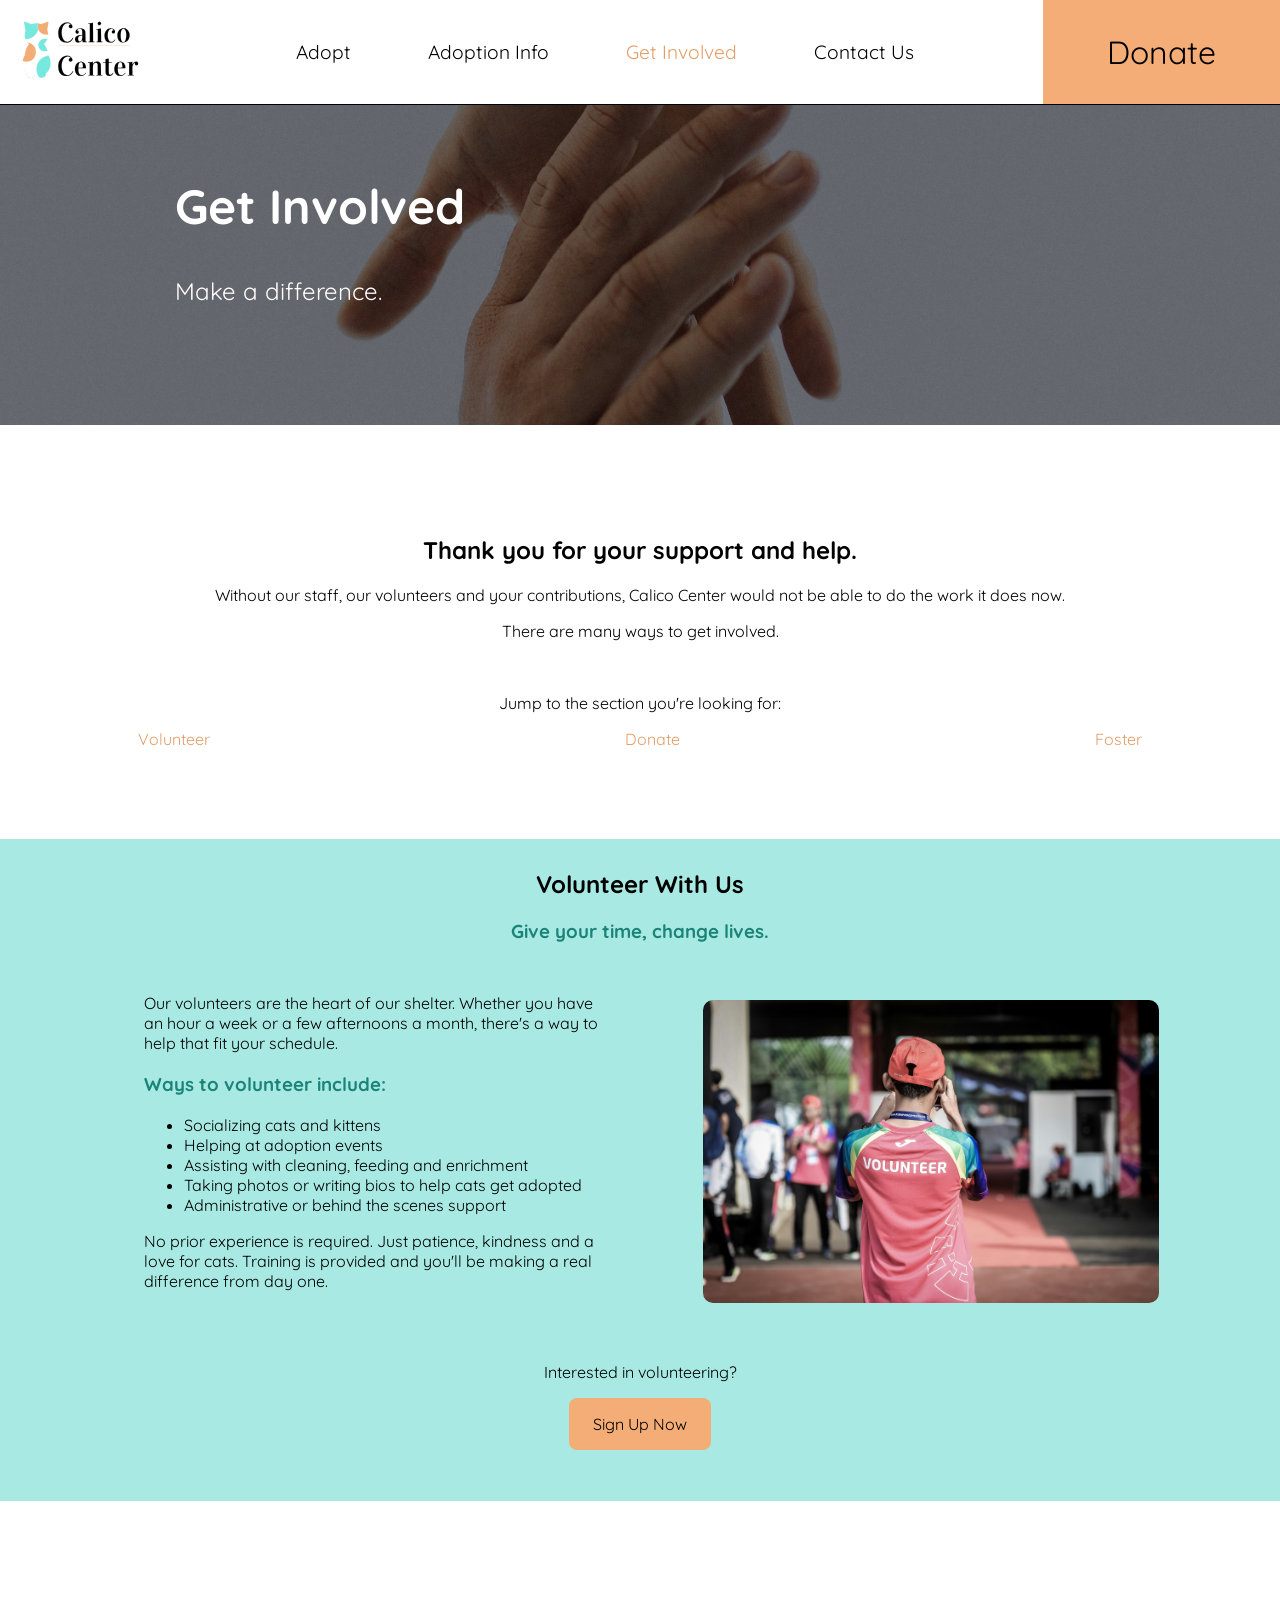
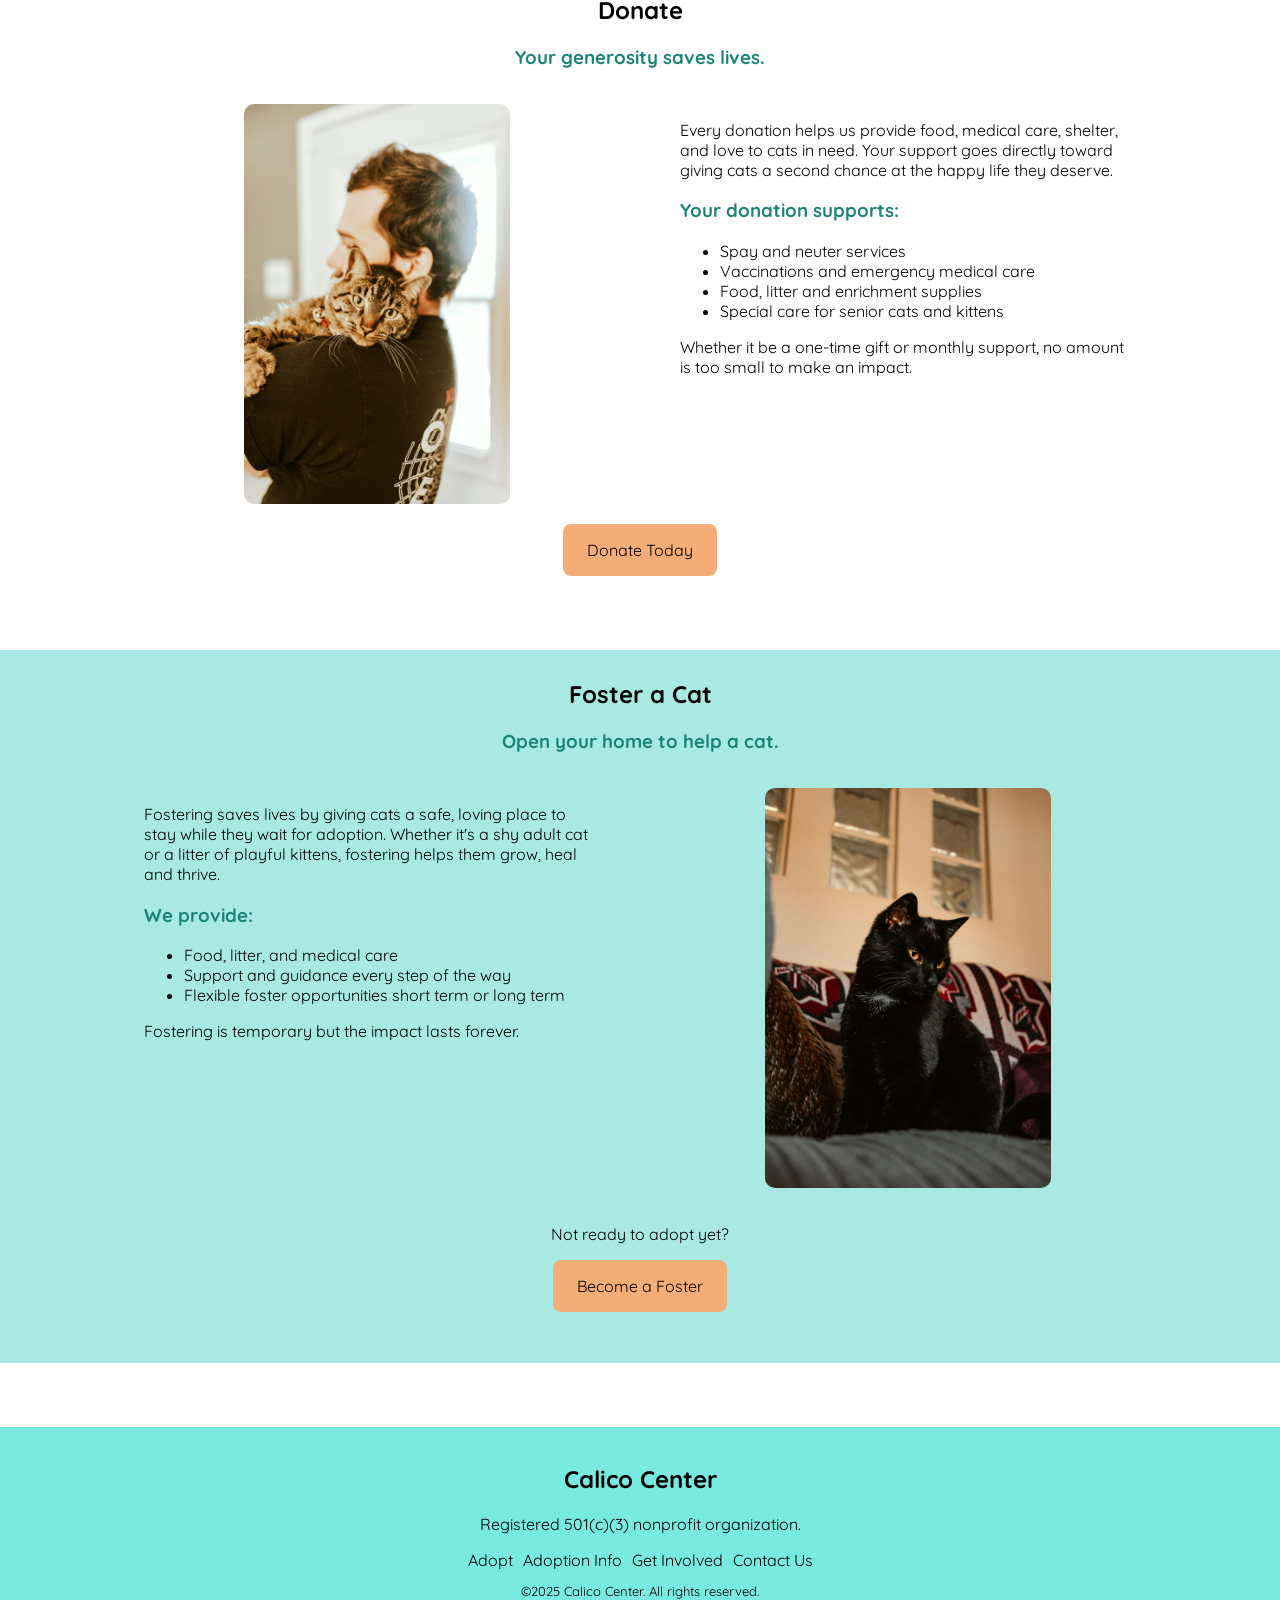
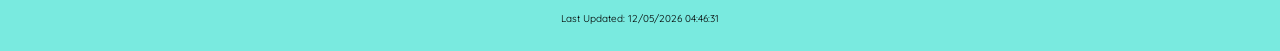
<file: get_involved.html>
<!DOCTYPE html>
<html lang="en">
<head>
    <meta charset="UTF-8">
    <meta name="viewport" content="width=device-width, initial-scale=1.0">
    <link rel="stylesheet" href="style.css">
    <title>Calico Center</title>
    <link rel="shortcut icon" href="images/favicon.ico">
    <link rel="preconnect" href="https://fonts.googleapis.com">
    <link rel="preconnect" href="https://fonts.gstatic.com" crossorigin>
    <link href="https://fonts.googleapis.com/css2?family=Open+Sans:ital,wght@0,300..800;1,300..800&family=Quicksand:wght@300..700&family=Raleway:ital,wght@0,100..900;1,100..900&display=swap" rel="stylesheet">
</head>
<body>
    <nav>
        <div id="logo"><a href="index.html"><img src="images/calico_center.svg" alt="Calico Center logo"></a></div>
        <ul>
            <li><a href="adopt.html">Adopt</a></li>
            <li><a href="adoption_info.html">Adoption Info</a></li>
            <li><a class="active" href="get_involved.html">Get Involved</a></li>
            <li><a href="contact.html">Contact Us</a></li>
        </ul>
        <div id="home_donate"><a href="get_involved.html">Donate</a></div>
    </nav>
    <div class="banner" id="banner3">
        <div class="banner_content">
            <h2>Get Involved</h2>
            <p>Make a difference.</p>
        </div>
    </div>
    <main>
        <section>
            <h1>Thank you for your support and help.</h1>
            <p>Without our staff, our volunteers and your contributions, Calico Center would not be able to do the work it does now.</p>
            <p>There are many ways to get involved.</p>
            <br>
            <p>Jump to the section you're looking for:</p>
            <ul id="info_nav">
                <li><a href="#volunteer">Volunteer</a></li>
                <li><a href="#donate">Donate</a></li>
                <li><a href="#foster">Foster</a></li>
            </ul>
        </section>
        <section id="volunteer">
            <h2>Volunteer With Us</h2>
            <h3>Give your time, change lives.</h3>
            <div class="column_container">
                <div class="column writing">
                    <p>Our volunteers are the heart of our shelter. Whether you have an hour a week or a few afternoons a month, there's a way to help that fit your schedule.</p>
                    <h3>Ways to volunteer include:</h3>
                    <ul>
                        <li>Socializing cats and kittens</li>
                        <li>Helping at adoption events</li>
                        <li>Assisting with cleaning, feeding and enrichment</li>
                        <li>Taking photos or writing bios to help cats get adopted</li>
                        <li>Administrative or behind the scenes support</li>
                    </ul>

                    <p>No prior experience is required. Just patience, kindness and a love for cats. Training is provided and you'll be making a real difference from day one.</p>
                </div>
                <div class="column">
                    <img src="images/volunteer.jpg" alt="a boy with a shirt saying volunteer">
                </div>
            </div>
            <p>Interested in volunteering?</p>
            <a class="cta_button" href="contact.html#contact_us">Sign Up Now</a>
        </section>
        <section id="donate">
            <h2>Donate</h2>
            <h3>Your generosity saves lives.</h3>
            <div class="column_container">
                <div class="column">
                    <img src="images/donate.jpg" alt="someone holding cat gently">
                </div>
                <div class="column writing">
                    <p>Every donation helps us provide food, medical care, shelter, and love to cats in need. Your support goes directly toward giving cats a second chance at the happy life they deserve. </p>
                    <h3>Your donation supports:</h3>
                    <ul>
                        <li>Spay and neuter services</li>
                        <li>Vaccinations and emergency medical care</li>
                        <li>Food, litter and enrichment supplies</li>
                        <li>Special care for senior cats and kittens
                    </ul>
                    <p>Whether it be a one-time gift or monthly support, no amount is too small to make an impact.</p>
                </div>
            </div>
            <a class="cta_button" href="contact.html#contact_us">Donate Today</a>
        </section>
        <section id="foster">
            <h2>Foster a Cat</h2>
            <h3>Open your home to help a cat.</h3>
            <div class="column_container writing">
                <div class="column">
                    <p>Fostering saves lives by giving cats a safe, loving place to stay while they wait for adoption. Whether it's a shy adult cat or a litter of playful kittens, fostering helps them grow, heal and thrive.</p>
                    <h3>We provide:</h3>
                    <ul>
                        <li>Food, litter, and medical care</li>
                        <li>Support and guidance every step of the way</li>
                        <li>Flexible foster opportunities short term or long term</li>
                    </ul>

                    <p>Fostering is temporary but the impact lasts forever.</p>
                </div>
                <div class="column" style="text-align: center">
                    <img src="images/foster.jpg" alt="a black cat with a couch in the background">
                </div>
            </div>
            <p>Not ready to adopt yet?</p>
            <a class="cta_button" href="contact.html#contact_us">Become a Foster</a>
        </section>
    </main>
    <footer>
        <h2>Calico Center</h2>
        <p>Registered 501(c)(3) nonprofit organization.</p>
        <ul>
            <li><a href="adopt.html">Adopt</a></li>
            <li><a href="adoption_info.html">Adoption Info</a></li>
            <li><a href="get_involved.html">Get Involved</a></li>
            <li><a href="contact.html">Contact Us</a></li>
        </ul>
        <p class="copyright">&copy;2025 Calico Center. All rights reserved.</p>
        <p id="last_updated"></p>
    </footer>
    <script>
        const lastModifiedDate = document.lastModified;
        const lastUpdatedElement = document.getElementById("last_updated");
        lastUpdatedElement.innerHTML = `Last Updated: ${lastModifiedDate}`;
    </script>
</body>
</html>
</file>
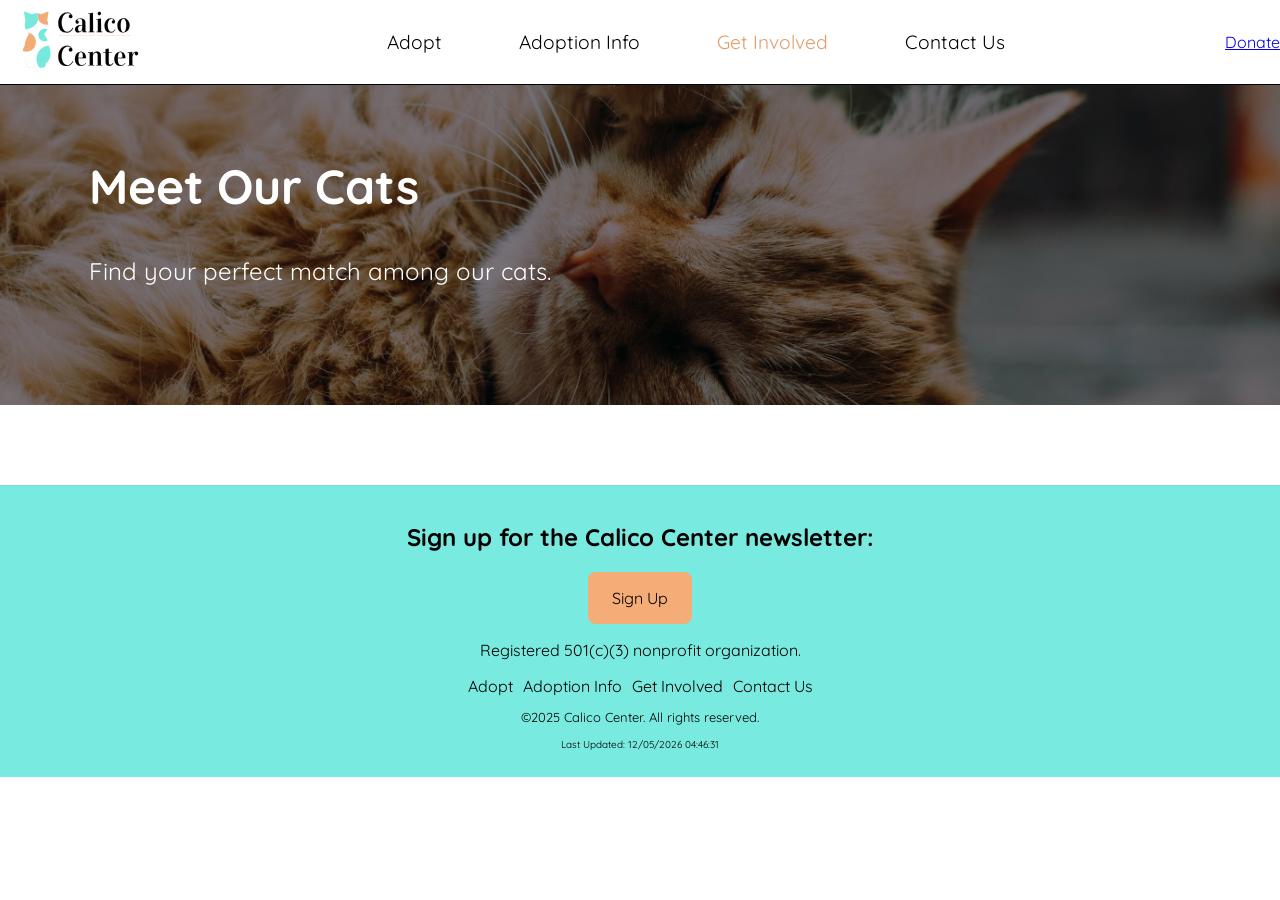
<file: support.html>
<!DOCTYPE html>
<html lang="en">
<head>
    <meta charset="UTF-8">
    <meta name="viewport" content="width=device-width, initial-scale=1.0">
    <link rel="stylesheet" href="style.css">
    <title>Calico Center</title>
    <link rel="shortcut icon" href="images/favicon.ico">
    <link rel="preconnect" href="https://fonts.googleapis.com">
    <link rel="preconnect" href="https://fonts.gstatic.com" crossorigin>
    <link href="https://fonts.googleapis.com/css2?family=Open+Sans:ital,wght@0,300..800;1,300..800&family=Quicksand:wght@300..700&family=Raleway:ital,wght@0,100..900;1,100..900&display=swap" rel="stylesheet">
</head>
<body>
    <nav>
        <div id="logo"><a href="index.html"><img src="images/calico_center.svg" alt="Calico Center logo"></a></div>
        <ul>
            <li><a href="adopt.html">Adopt</a></li>
            <li><a href="adoption_info.html">Adoption Info</a></li>
            <li><a class="active" href="support.html">Get Involved</a></li>
            <li><a href="contact.html">Contact Us</a></li>
        </ul>
        <div id="donate"><a href="support.html">Donate</a></div>
    </nav>
    <div class="banner">
        <div class="banner_content">
            <h2>Meet Our Cats</h2>
            <p>Find your perfect match among our cats.</p>
        </div>
    </div>
    <main>
        
    </main>
    <footer>
        <h2>Sign up for the Calico Center newsletter:</h2>
        <a class="cta_button" href="contact.html">
            Sign Up
        </a>
        <p>Registered 501(c)(3) nonprofit organization.</p>
        <ul>
            <li><a href="adopt.html">Adopt</a></li>
            <li><a href="adoption_info.html">Adoption Info</a></li>
            <li><a href="support.html">Get Involved</a></li>
            <li><a href="contact.html">Contact Us</a></li>
        </ul>
        <p class="copyright">&copy;2025 Calico Center. All rights reserved.</p>
        <p id="last_updated"></p>
    </footer>
    <script>
        const lastModifiedDate = document.lastModified;
        const lastUpdatedElement = document.getElementById("last_updated");
        lastUpdatedElement.innerHTML = `Last Updated: ${lastModifiedDate}`;
    </script>
</body>
</html>
</file>
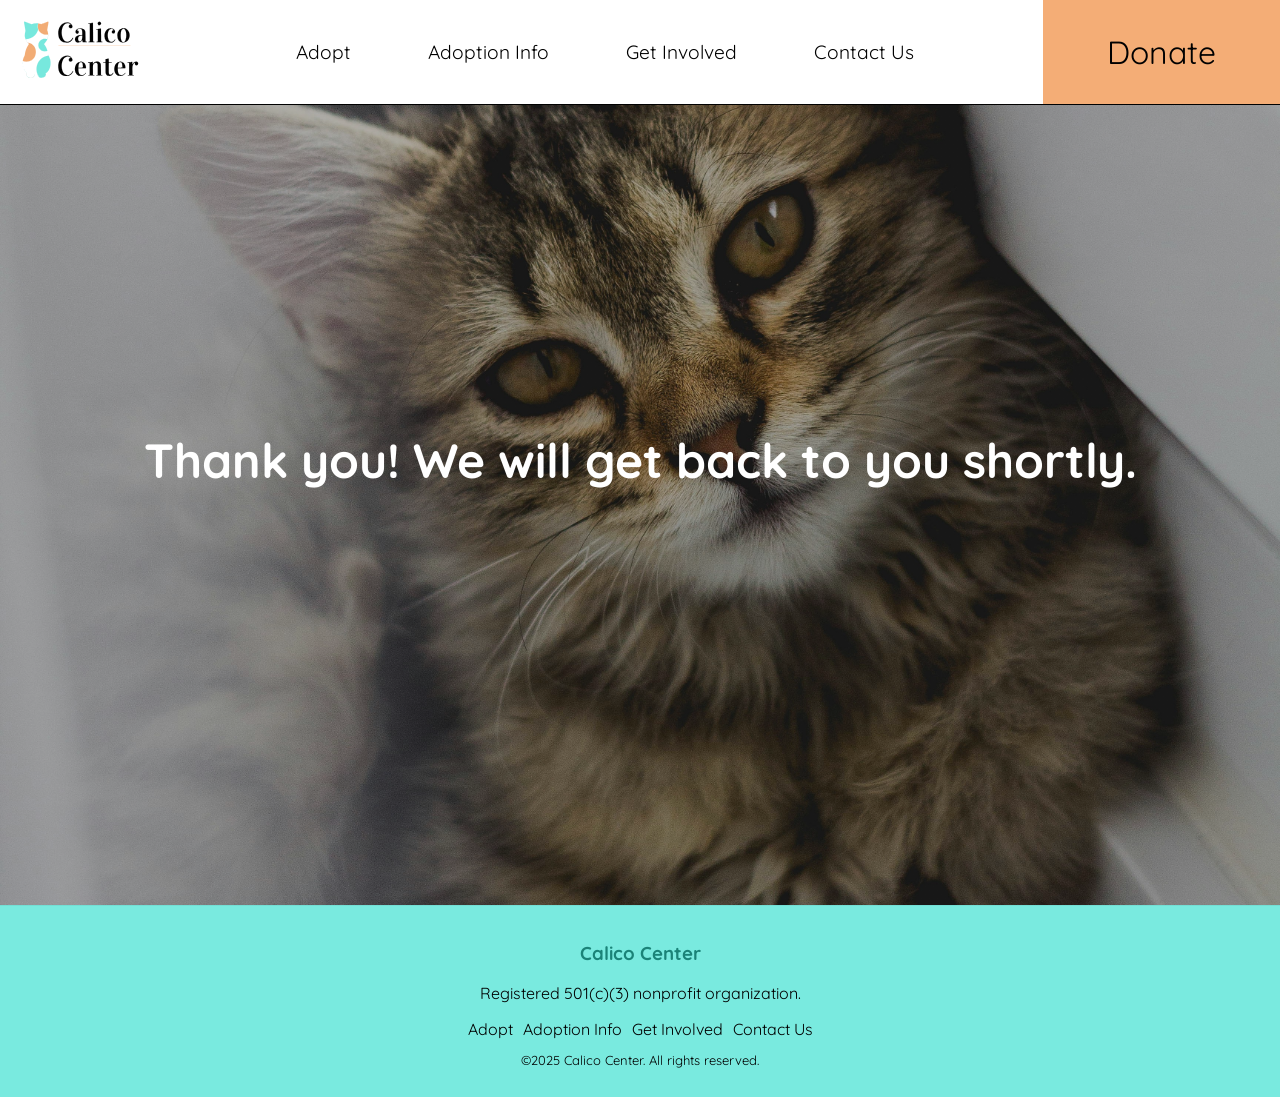
<file: thankyou.html>
<!DOCTYPE html>
<html lang="en">
<head>
    <meta charset="UTF-8">
    <meta name="viewport" content="width=device-width, initial-scale=1.0">
    <link rel="stylesheet" href="style.css">
    <title>Calico Center</title>
    <link rel="shortcut icon" href="images/favicon.ico">
    <link rel="preconnect" href="https://fonts.googleapis.com">
    <link rel="preconnect" href="https://fonts.gstatic.com" crossorigin>
    <link href="https://fonts.googleapis.com/css2?family=Open+Sans:ital,wght@0,300..800;1,300..800&family=Quicksand:wght@300..700&family=Raleway:ital,wght@0,100..900;1,100..900&display=swap" rel="stylesheet">
</head>
<body>
    <nav>
        <div id="logo"><a href="index.html"><img src="images/calico_center.svg" alt="Calico Center logo"></a></div>
        <ul>
            <li><a href="adopt.html">Adopt</a></li>
            <li><a href="adoption_info.html">Adoption Info</a></li>
            <li><a href="get_involved.html">Get Involved</a></li>
            <li><a href="contact.html">Contact Us</a></li>
        </ul>
        <div id="home_donate"><a href="get_involved.html">Donate</a></div>
    </nav>
    <section id="thank_you">
        <h1 id="thank_you_content">Thank you! We will get back to you shortly.</h1>
    </section>
    <footer>
        <h3>Calico Center</h3>
        <p>Registered 501(c)(3) nonprofit organization.</p>
        <ul>
            <li><a href="adopt.html">Adopt</a></li>
            <li><a href="adoption_info.html">Adoption Info</a></li>
            <li><a href="get_involved.html">Get Involved</a></li>
            <li><a href="contact.html">Contact Us</a></li>
        </ul>
        <p class="copyright">&copy;2025 Calico Center. All rights reserved.</p>
        <p id="last_updated"></p>
    </footer>
</body>
</html>
</file>
<file: style.css>
* {
    box-sizing: border-box;
    font-family: Quicksand, Helvetica, sans-serif;
}

nav {
    display: flex;
    align-items: center;
    justify-content: space-between;
    padding: 0px;
    border-bottom: 1px solid black;
}

.active {
    color: #e39d67;
}

nav ul {
    display: flex;
    list-style-type: none;
    margin: 0;
    padding: 0;
}

nav ul li {
    display: inline-block;
}

nav ul li a {
    text-decoration: none;
    font-size: 1.2em;
    padding: 1.5em 2em;
    color: black;
    display: block;
}

nav ul li a:hover {
    color: #e39d67;
}

#logo img{
    height:5em;
    width: auto;
}

#home_donate {
    background-color: #f4ad76;
}
#home_donate a {
    font-size: 2em;
    padding: 1em 2em;
    text-decoration: none;
    display: block;
    color: black;
}

#home_donate a:hover {
    background-color: #e39d67;
}

.cta_button {
    padding: 1em 1.5em;
    display: inline-block;
    color: black;
    background-color: #f4ad76;
    border-radius: 8px;
    text-decoration: none;
}
.cta_button:hover {
    background-color: #e39d67;
}

body {
    margin: 0;
    padding: 0;
}

#herobanner{
    background-image: linear-gradient(to right, rgba(0, 0, 0, 0.5), rgba(0, 0, 0, 0.1)), url(images/hero_cat.jpg);
    max-width: 100%;
    height: 40em;
    background-position: center;
    background-repeat: no-repeat;
    background-size: cover;
    position: relative;
}

#herobanner_content {
    position: absolute;
    top: 50%;
    left: 25%;
    transform: translate(-50%, -50%);
    color: white;
}

#herobanner_content h2 {
    font-size: 3em;
}
#herobanner_content p {
    margin-bottom: 5em;
    font-size: 1.5em;
}

#hero_cta {
    border: 1px solid black;
    background-color:#f4ad76;
    padding: 2em 4em;
    text-decoration: none;
    color: black;
    border-radius: 8px;
}
#hero_cta:hover {
    background-color: #e39d67;
}

/* Main */

main {
    margin-left: 10%;
    margin-right: 10%;
    width: auto;
}

.banner{
    background-image: linear-gradient(to right, rgba(0, 0, 0, 0.5), rgba(0, 0, 0, 0.5)), url(images/banner1_cat.jpg);
    max-width: 100%;
    height: 20em;
    background-position: center;
    background-repeat: no-repeat;
    background-size: cover;
    position: relative;
    margin-bottom: 5em;
}

#banner2 {
    background-image: linear-gradient(to right, rgba(0, 0, 0, 0.5), rgba(0, 0, 0, 0.5)), url(images/banner2_cat.jpg);
}

#banner3 {
    background-image: linear-gradient(to right, rgba(0, 0, 0, 0.5), rgba(0, 0, 0, 0.5)), url(images/banner3.jpg);
}

#banner4 {
    background-image: linear-gradient(to right, rgba(0, 0, 0, 0.3), rgba(0, 0, 0, 0.3)), url(images/contact_us.jpg);

}

.banner_content {
    position: absolute;
    top: 50%;
    left: 25%;
    transform: translate(-50%, -50%);
    color: white;
    padding-top: 2rem;
}

.banner_content h2 {
    font-size: 3em;
}
.banner_content p {
    margin-bottom: 5em;
    font-size: 1.5em;
}

section {
    text-align: center;
    padding: 10px;
    margin-bottom: 4em;
    margin-top: 4em;
}

section a {
    color: #e39d67;
    text-decoration: none;
}

section a:hover {
    color:#ad7245;
}

.column_container {
    display: flex;
    gap: 5em;
    padding: 1em;
}

.column {
    flex: 1;
}

/* iframe {
    width: 20em;
    height: 20em;
    padding: 2px;
} */

iframe {
    width: 100%;
    height: 100%;
    padding: 2px;
}

/* Home Page */

.about_us {
    padding-left: 10%;
    padding-right: 10%;
}

.about_us img {
    height: 6rem;
    width: 12rem;
}

.icon {
    width: 4rem;
    height: 4rem;
}

h3 {
    color: #1b8378;
}

.adoption_summary, #volunteer, #foster {
    background-color: #a8eae3;
    border-radius: 20px 20px;
    margin-left: -20%;
    margin-right: -20%;
    padding-left: 20%;
    padding-right: 20%;
    padding-bottom: 5%;
}

.adoption_summary .steps{
    display: grid;
    grid-template-columns: repeat(4, 1fr);
    gap: 15px;
}

.step {
    box-shadow: 3px 3px 3px gray;
    padding: 5px;
    background-color: white;
}

.location_hours {
    background-color: #e8c6ad;
    border-radius: 20px 20px;
    margin-left: -20%;
    margin-right: -20%;
    padding-left: 20%;
    padding-right: 20%;
    padding-bottom: 2rem;
}

.operation_hours {
    display: grid;
    grid-template-columns: 50% 50%;
}



/* Gallery */

.gallery {
    display: grid;
    margin-left: 5%;
    margin-right: 5%;
    width: auto;
    grid-template-columns: repeat(4, 1fr);
    gap: 10px 10px;
}

.cat {
    border: 1px solid black;
    border-radius: 5px;
    width: 100%;
    position: relative;
    overflow: hidden;
    padding-bottom: 20px;
    padding-top: 0;
}
.filtr-item {
    width: 25%;
}

.filtr-active {
    text-align: center;
    cursor: pointer;
}

.filters {
    list-style-type: none;
    display: flex;
    justify-content: center;
    flex-wrap: wrap;
    gap: 20px;
    margin: 0;
    padding: 0;
}

.filter_group {
    display: flex;
    align-items: center;
    gap: 10px;
    list-style-type: none;
    padding: 0;
}

.filter_options {
    display: flex;
    list-style-type: none;
    padding: 0;
    margin: 0;
    gap: 10px;
}

.filter_options li {
    padding: 3px 8px;
    border: 1px solid black;
    border-radius: 10px;
    cursor: pointer;
}

.filters ul li:hover {
    color: #e39d67;
}


.cat img {
    height: 20em;
    padding-top: 5%;
}

.gallery ul {
    list-style-type: none;
    padding: 0;
    margin: 0;
}

.gallery ul li {
}

/* Adoption Form */

form {
    margin-left: 10%;
    margin-right: 10%;
    text-align: left;
}

.input {
    display: grid;
    grid-template-columns: 100%;
    margin-left: 10%;
    margin-right: 10%;
    width: auto;
    gap: 8px;
}

.hide {
    display: none;
}

.container {
    margin-bottom: 4em;
}

form button {
    text-align: center;
    border: none;
    cursor: pointer;
}

#submit_button {
    display: inline-block;
    margin-left: 40%;
    margin-right: 40%;
}

input#firstName:focus:invalid,
input#lastName:focus:invalid,
input#email:focus:invalid,
input#phone:focus:invalid{
    background: lightpink;
    border: 1px solid red;
}

input#firstName:focus:valid,
input#lastName:focus:valid, 
input#username:focus:valid,
input#email:focus:valid,
input#password:focus:valid {
    background: lightgreen;
}

#thank_you {
    background-image: linear-gradient(to right, rgba(0, 0, 0, 0.3), rgba(0, 0, 0, 0.3)), url(images/thank_you.jpg);
    max-width: 100%;
    height: 50em;
    background-position: center;
    background-repeat: no-repeat;
    background-size: cover;
    position: relative;
    margin: 0;
    color: white;
}

#thank_you_content {
    margin-top: 25%;
    margin-bottom: 25%;
    font-size: 3rem;
}

/* Contact Us Form */
.required {
    color: red;
}

.optional {
    color: gray;
}

/* Adoption Info */

h1 {
    text-align: center;
}

#info_nav {
    list-style-type: none;
    display: flex;
    flex-wrap: wrap;
    flex-direction: row;
    justify-content: space-between;
    padding-inline-start: 0;

    }

#requirements {
    margin-left: 20%;
    margin-right: 20%;
}
#requirements ul, #adoption_fees ul {
    text-align: left;
}
#adoption_fees {
    padding-left: 40%;
    padding-right: 40%;
    padding-top: 5%;
    padding-bottom: 5%;
    background-color: #e8c6ad;
    margin-left: -15%;
    margin-right: -15%;
}
#fees {
    display: flex;
    flex-wrap: wrap;
    flex-direction: row;
    justify-content: space-between;
}

.fee {
    font-size: x-large;
}

#faq {
    text-align: left;
    margin-left: 5%;
    margin-right: 5%;
}

#faq h2 {
    text-align: center;
}

#faq dt {
    font-weight: bold;
}

#ready {
    border-radius: 30px 30px 30px 30px;
    background-color: #a8eae3;
    margin-left: 20%;
    margin-right: 20%;
}

/* Get Involved */

#volunteer img {
    max-width: 100%;
    height: auto;
    border-radius: 10px;
    margin: 5%; 
}
#donate img, #foster img {
    max-width: 100%;
    height: auto;
    max-height: 400px;
    border-radius: 10px;
    padding-bottom: 0;
}

.writing {
    text-align: left;
}


/* Footer */

footer {
    background-color: #79eadf;
    width: 100%;
    padding: 1em 5em;
    text-align: center;
    border-top: 1px solid rgba(0, 0, 0, 0.05);

}

.copyright {
    font-size: small;
}

footer ul {
    display: flex;
    list-style-type: none;
    margin: 0;
    padding: 0;
    justify-content: center;
    gap: 10px;
}

footer ul li {
    display: inline-block;
    
}

footer ul li a {
    text-decoration: none;
    color: black;
    display: block;
}

footer ul li a:hover {
    color: #f4ad76;
}

#last_updated {
    font-size: x-small;
}

/* Responsiveness */
@media screen and (max-width: 1100px) {
#herobanner_content {
        left: 50%;
        top: 50%;
    }
#hero_cta {
    position: absolute;
    left: 50%;
    transform: translate(-50%, -50%);
    }
#requirements {
    margin-left: 15%;
    margin-right: 15%;
    }
#adoption_fees {
    padding-left: 30%;
    padding-right: 30%;
    }
}

@media screen and (max-width: 1000px) {
    .gallery {
        grid-template-columns: repeat(2, 1fr);
    }
    .filtr-item {
        width: 50%;
    }
    .banner_content {
        left: 50%;
        top: 50%;
    }
    nav {
        flex-wrap: wrap;
        justify-content: center;
    }

    .adoption_summary .steps{
        grid-template-columns: repeat(2, 1fr);
    }

    #hero_cta {
        padding: 1.5rem 2.5rem;
    }
    #requirements {
        margin-left: 10%;
        margin-right: 10%;
    }
    #adoption_fees {
        padding-left: 25%;
        padding-right: 25%;
    }
    #ready {
        margin-left: 10%;
        margin-right: 10%;
    }
    .column_container{
        flex-direction: column;
    }

}

@media screen and (max-width: 800px) {

    nav {
        flex-direction: column;
    }

    ul {
        flex-direction: column;
    }

    .gallery {
        grid-template-columns: repeat(1, 1fr);
    }

    .filtr-item {
        width: 100%;
    }

    .input {
        grid-template-columns: 100%;
    }

    .input label {
        text-align: center;
    }

    .input input {
        width: 100%;
    }

    .filters {
        flex-direction: column;
    }

    .filter_group {
        flex-direction: row;
        justify-content: center;
    }

    .filter_options {
        flex-direction: row;
    }
    .adoption_summary .steps{
        grid-template-columns: repeat(1, 1fr);
    }
    #hero_cta {
        padding: 1rem 2rem;
    }
    #info_nav {
        flex-direction: column;
    }
    #requirements {
        margin-left: 5%;
        margin-right: 5%;
    }
    #adoption_fees {
        padding-left: 20%;
        padding-right: 20%;
    }
}
</file>
